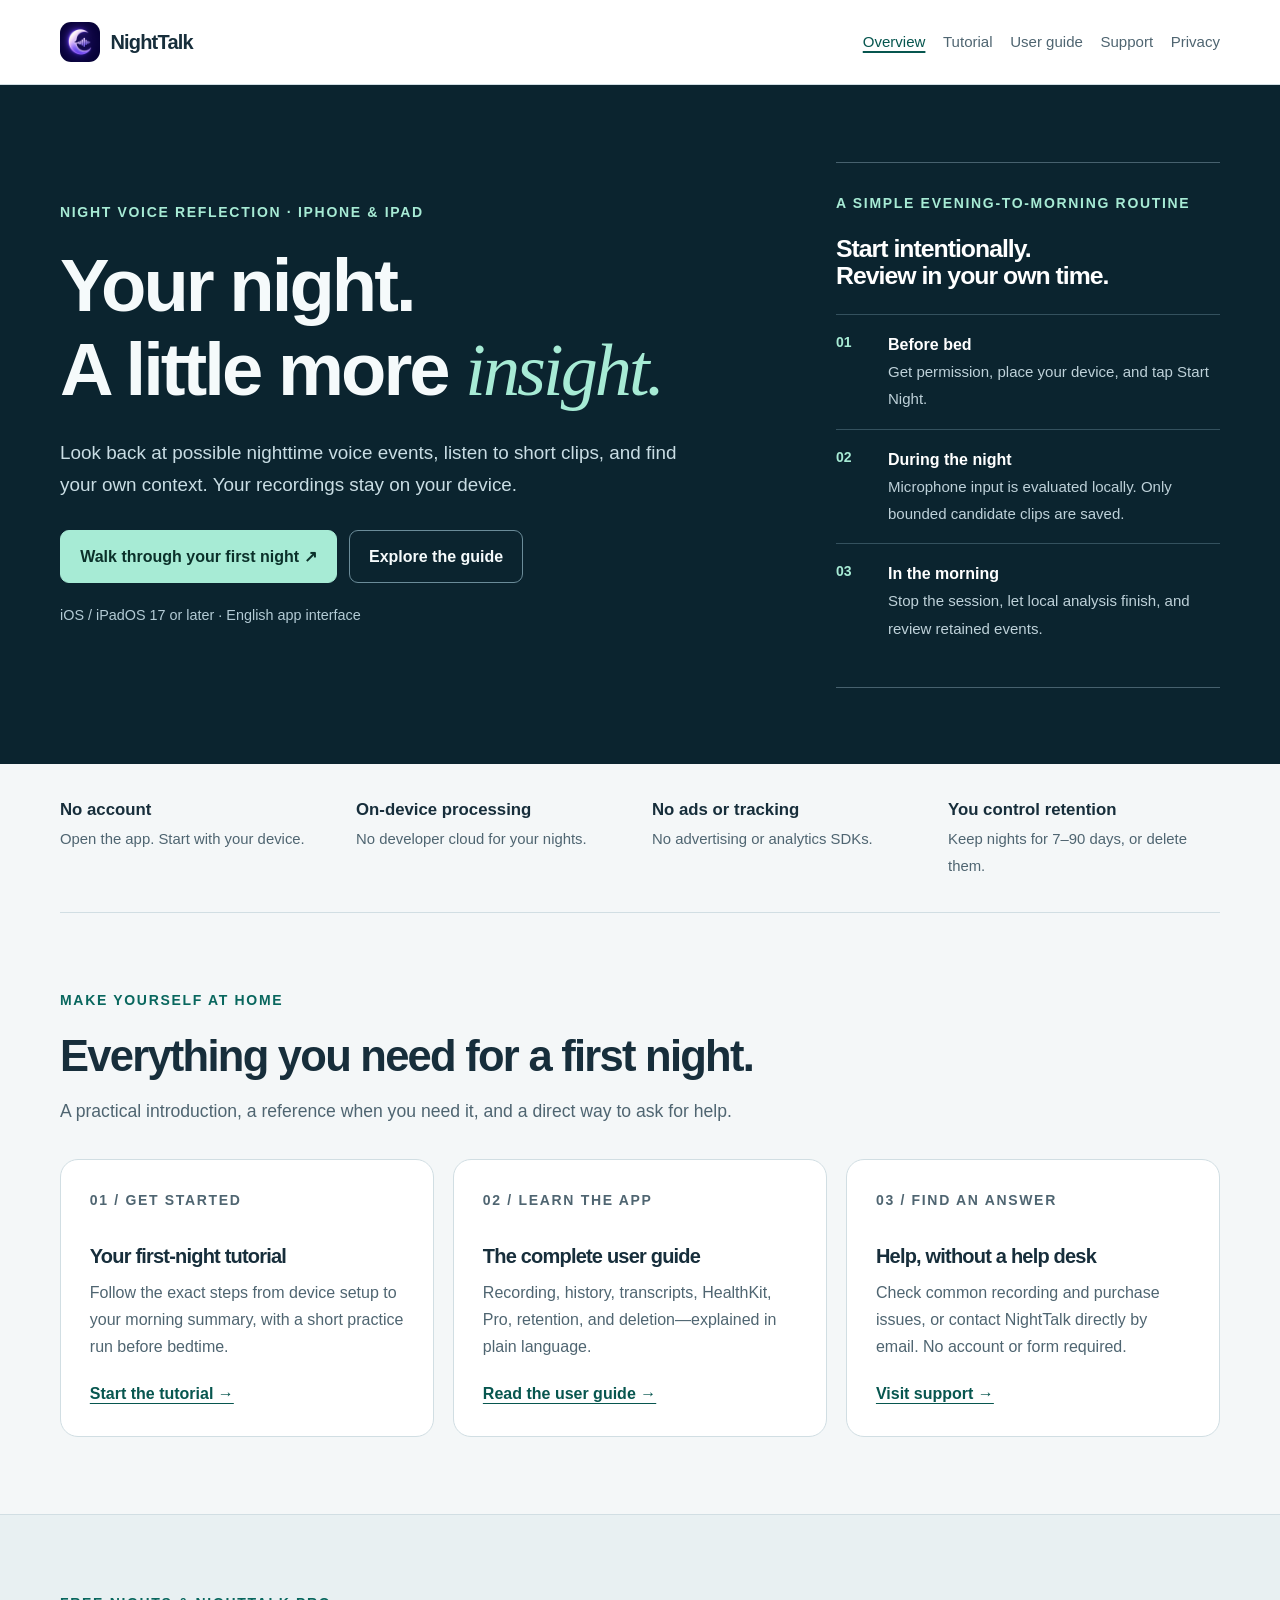
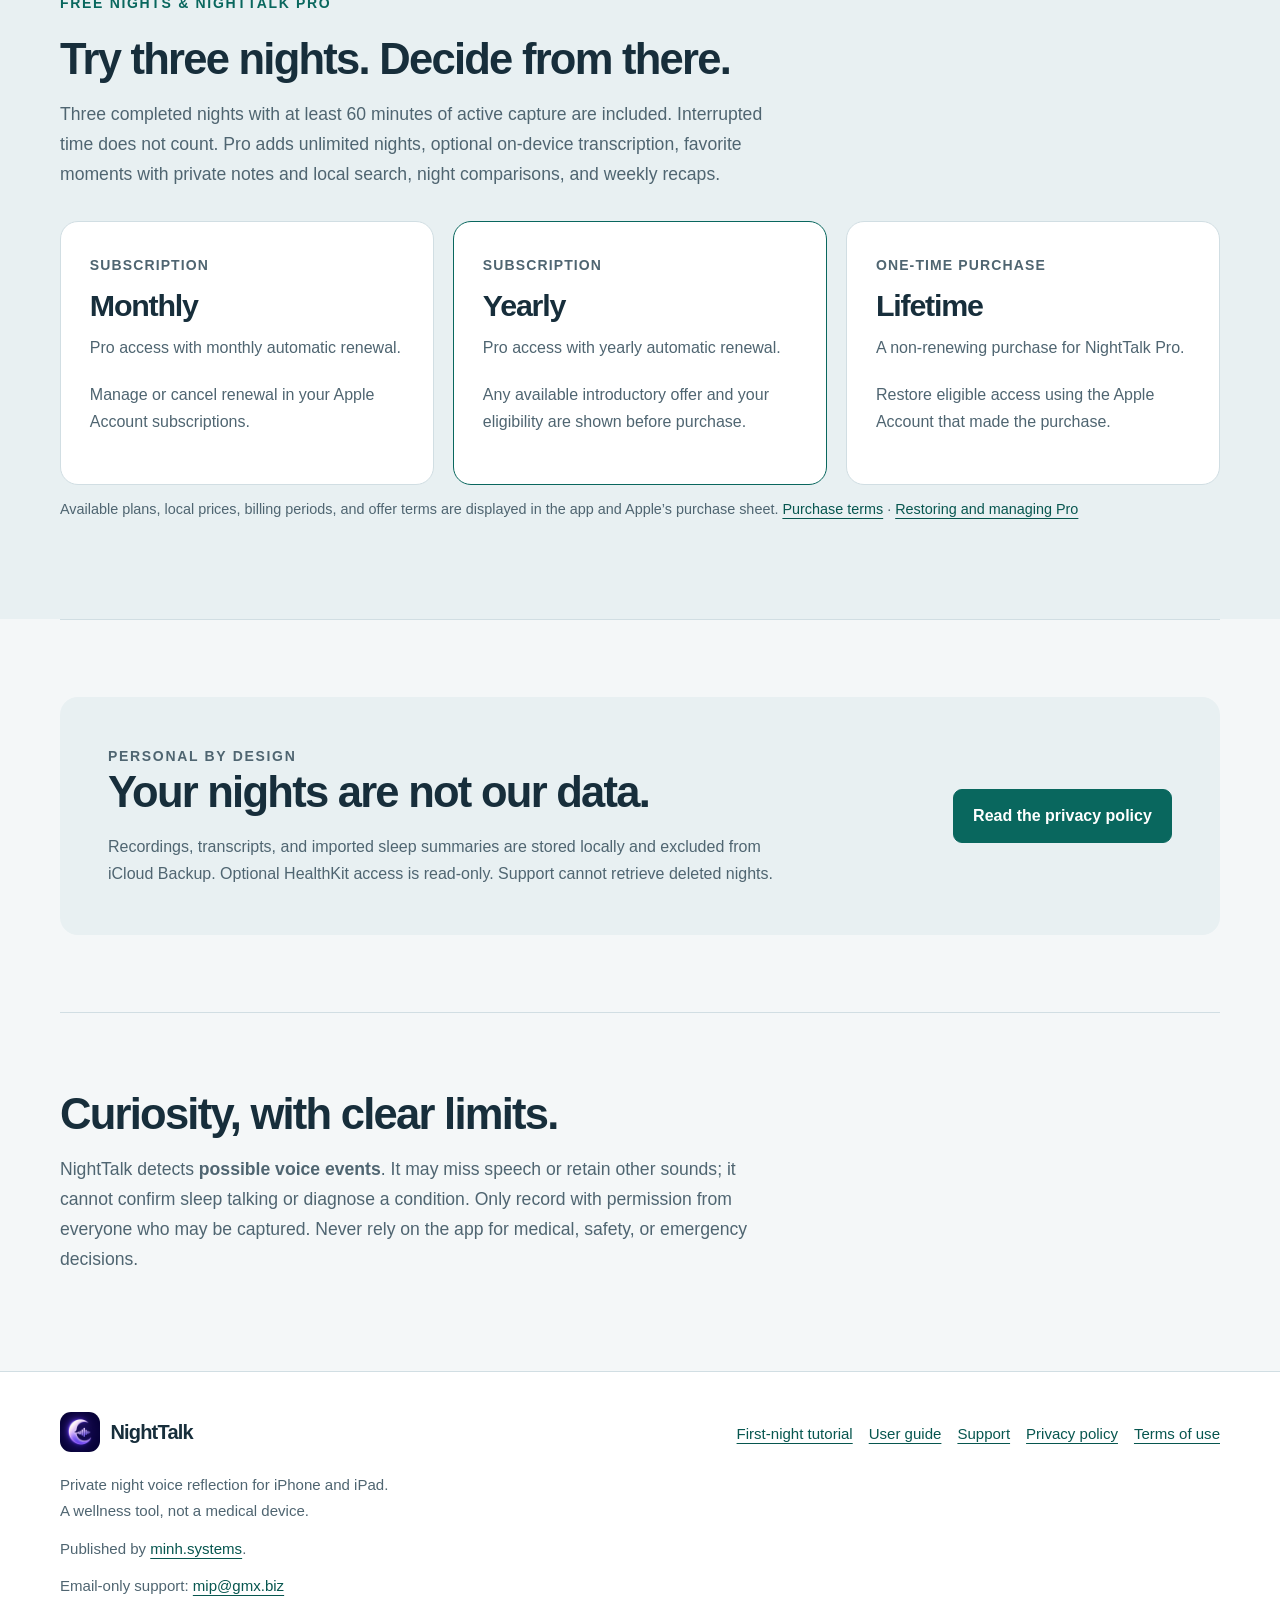
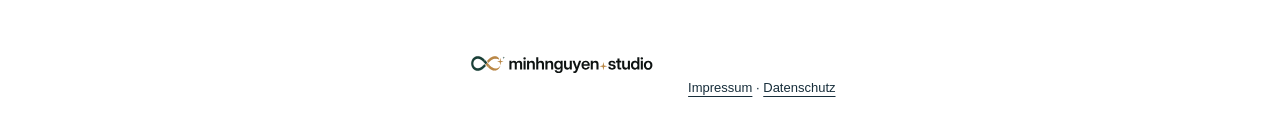
<file: index.html>
<!doctype html>
<html lang="en"><head><meta charset="utf-8"><meta name="viewport" content="width=device-width, initial-scale=1"><meta name="description" content="Meet NightTalk: private, on-device voice-event reflection. Learn to record a night, review possible events, and control your data."><meta name="color-scheme" content="light dark"><link rel="canonical" href="https://minh.systems/Nighttalk/"><link rel="icon" type="image/png" sizes="120x120" href="assets/favicon.png"><link rel="apple-touch-icon" sizes="180x180" href="assets/app-icon.png"><link rel="stylesheet" href="assets/styles.css"><title>A little more insight into your night — NightTalk</title></head>
<body><a class="skip-link" href="#main-content">Skip to content</a>
<header class="site-header"><nav class="nav shell" aria-label="Main navigation"><a class="brand" href="index.html" aria-label="NightTalk home"><img class="brand-icon" src="assets/app-icon.png" width="40" height="40" alt="">NightTalk</a><div class="nav-links"><a href="index.html" aria-current="page">Overview</a><a href="tutorial.html">Tutorial</a><a href="documentation.html">User guide</a><a href="support.html">Support</a><a href="privacy.html">Privacy</a></div></nav></header>
<main id="main-content">
<section class="hero"><div class="shell hero-grid"><div><p class="eyebrow">Night voice reflection · iPhone &amp; iPad</p><h1>Your night.<br>A little more <em>insight.</em></h1><p class="hero-copy">Look back at possible nighttime voice events, listen to short clips, and find your own context. Your recordings stay on your device.</p><div class="hero-actions"><a class="button" href="tutorial.html">Walk through your first night <span aria-hidden="true">&nbsp;↗</span></a><a class="button button-secondary" href="documentation.html">Explore the guide</a></div><p class="microcopy">iOS / iPadOS 17 or later · English app interface</p></div><aside class="night-note"><p class="eyebrow">A simple evening-to-morning routine</p><h2>Start intentionally.<br>Review in your own time.</h2><ol><li><div><strong>Before bed</strong><span>Get permission, place your device, and tap Start Night.</span></div></li><li><div><strong>During the night</strong><span>Microphone input is evaluated locally. Only bounded candidate clips are saved.</span></div></li><li><div><strong>In the morning</strong><span>Stop the session, let local analysis finish, and review retained events.</span></div></li></ol></aside></div></section>
<div class="shell facts" aria-label="Product facts"><div class="fact"><strong>No account</strong><span>Open the app. Start with your device.</span></div><div class="fact"><strong>On-device processing</strong><span>No developer cloud for your nights.</span></div><div class="fact"><strong>No ads or tracking</strong><span>No advertising or analytics SDKs.</span></div><div class="fact"><strong>You control retention</strong><span>Keep nights for 7–90 days, or delete them.</span></div></div>
<section class="section shell"><p class="eyebrow">Make yourself at home</p><h2>Everything you need for a first night.</h2><p class="section-intro">A practical introduction, a reference when you need it, and a direct way to ask for help.</p><div class="grid-3"><article class="card"><p class="eyebrow">01 / Get started</p><h3>Your first-night tutorial</h3><p>Follow the exact steps from device setup to your morning summary, with a short practice run before bedtime.</p><a href="tutorial.html">Start the tutorial →</a></article><article class="card"><p class="eyebrow">02 / Learn the app</p><h3>The complete user guide</h3><p>Recording, history, transcripts, HealthKit, Pro, retention, and deletion—explained in plain language.</p><a href="documentation.html">Read the user guide →</a></article><article class="card"><p class="eyebrow">03 / Find an answer</p><h3>Help, without a help desk</h3><p>Check common recording and purchase issues, or contact NightTalk directly by email. No account or form required.</p><a href="support.html">Visit support →</a></article></div></section>
<section class="section pricing" id="plans"><div class="shell"><p class="eyebrow">Free nights &amp; NightTalk Pro</p><h2>Try three nights. Decide from there.</h2><p class="section-intro">Three completed nights with at least 60 minutes of active capture are included. Interrupted time does not count. Pro adds unlimited nights, optional on-device transcription, favorite moments with private notes and local search, night comparisons, and weekly recaps.</p><div class="pricing-grid"><article class="price-card"><span class="price-label">Subscription</span><h3 class="price">Monthly</h3><p>Pro access with monthly automatic renewal.</p><p>Manage or cancel renewal in your Apple Account subscriptions.</p></article><article class="price-card featured"><span class="price-label">Subscription</span><h3 class="price">Yearly</h3><p>Pro access with yearly automatic renewal.</p><p>Any available introductory offer and your eligibility are shown before purchase.</p></article><article class="price-card"><span class="price-label">One-time purchase</span><h3 class="price">Lifetime</h3><p>A non-renewing purchase for NightTalk Pro.</p><p>Restore eligible access using the Apple Account that made the purchase.</p></article></div><p class="microcopy">Available plans, local prices, billing periods, and offer terms are displayed in the app and Apple’s purchase sheet. <a href="terms.html">Purchase terms</a> · <a href="documentation.html#purchases">Restoring and managing Pro</a></p></div></section>
<section class="section shell"><div class="callout"><div><p class="eyebrow">Personal by design</p><h2>Your nights are not our data.</h2><p>Recordings, transcripts, and imported sleep summaries are stored locally and excluded from iCloud Backup. Optional HealthKit access is read-only. Support cannot retrieve deleted nights.</p></div><a class="button" href="privacy.html">Read the privacy policy</a></div></section>
<section class="section shell"><h2>Curiosity, with clear limits.</h2><p class="section-intro">NightTalk detects <strong>possible voice events</strong>. It may miss speech or retain other sounds; it cannot confirm sleep talking or diagnose a condition. Only record with permission from everyone who may be captured. Never rely on the app for medical, safety, or emergency decisions.</p></section></main>
<footer class="site-footer"><div class="shell footer-grid"><div><a class="brand" href="index.html"><img class="brand-icon" src="assets/app-icon.png" width="40" height="40" alt="">NightTalk</a><p>Private night voice reflection for iPhone and iPad.<br>A wellness tool, not a medical device.</p><p>Published by <a href="https://minh.systems/">minh.systems</a>.</p><p>Email-only support: <a href="mailto:mip@gmx.biz">mip@gmx.biz</a></p></div><nav class="footer-links" aria-label="Footer navigation"><a href="tutorial.html">First-night tutorial</a><a href="documentation.html">User guide</a><a href="support.html">Support</a><a href="privacy.html">Privacy policy</a><a href="terms.html">Terms of use</a></nav></div><!-- Minh Nguyen Studios -->
<div class="minh-studio" style="clear:both;margin:20px auto 0;text-align:center;font-size:13px;line-height:1.6">
<a href="https://minh.systems/" aria-label="Minh Nguyen Studios" style="display:inline-block"><picture><source srcset="assets/brand/wortmarke_auf-dunkel.svg" media="(prefers-color-scheme: dark)"><img src="assets/brand/wortmarke_auf-hell.svg" alt="Minh Nguyen Studios" width="240" height="56" style="display:block;margin:10px auto 6px;width:240px;max-width:80%;height:auto;border:0"></picture></a>
<a href="https://minh.systems/impressum/" style="color:inherit">Impressum</a> · <a href="https://minh.systems/datenschutz/" style="color:inherit">Datenschutz</a>
</div>
</footer>
</body></html>
</file>
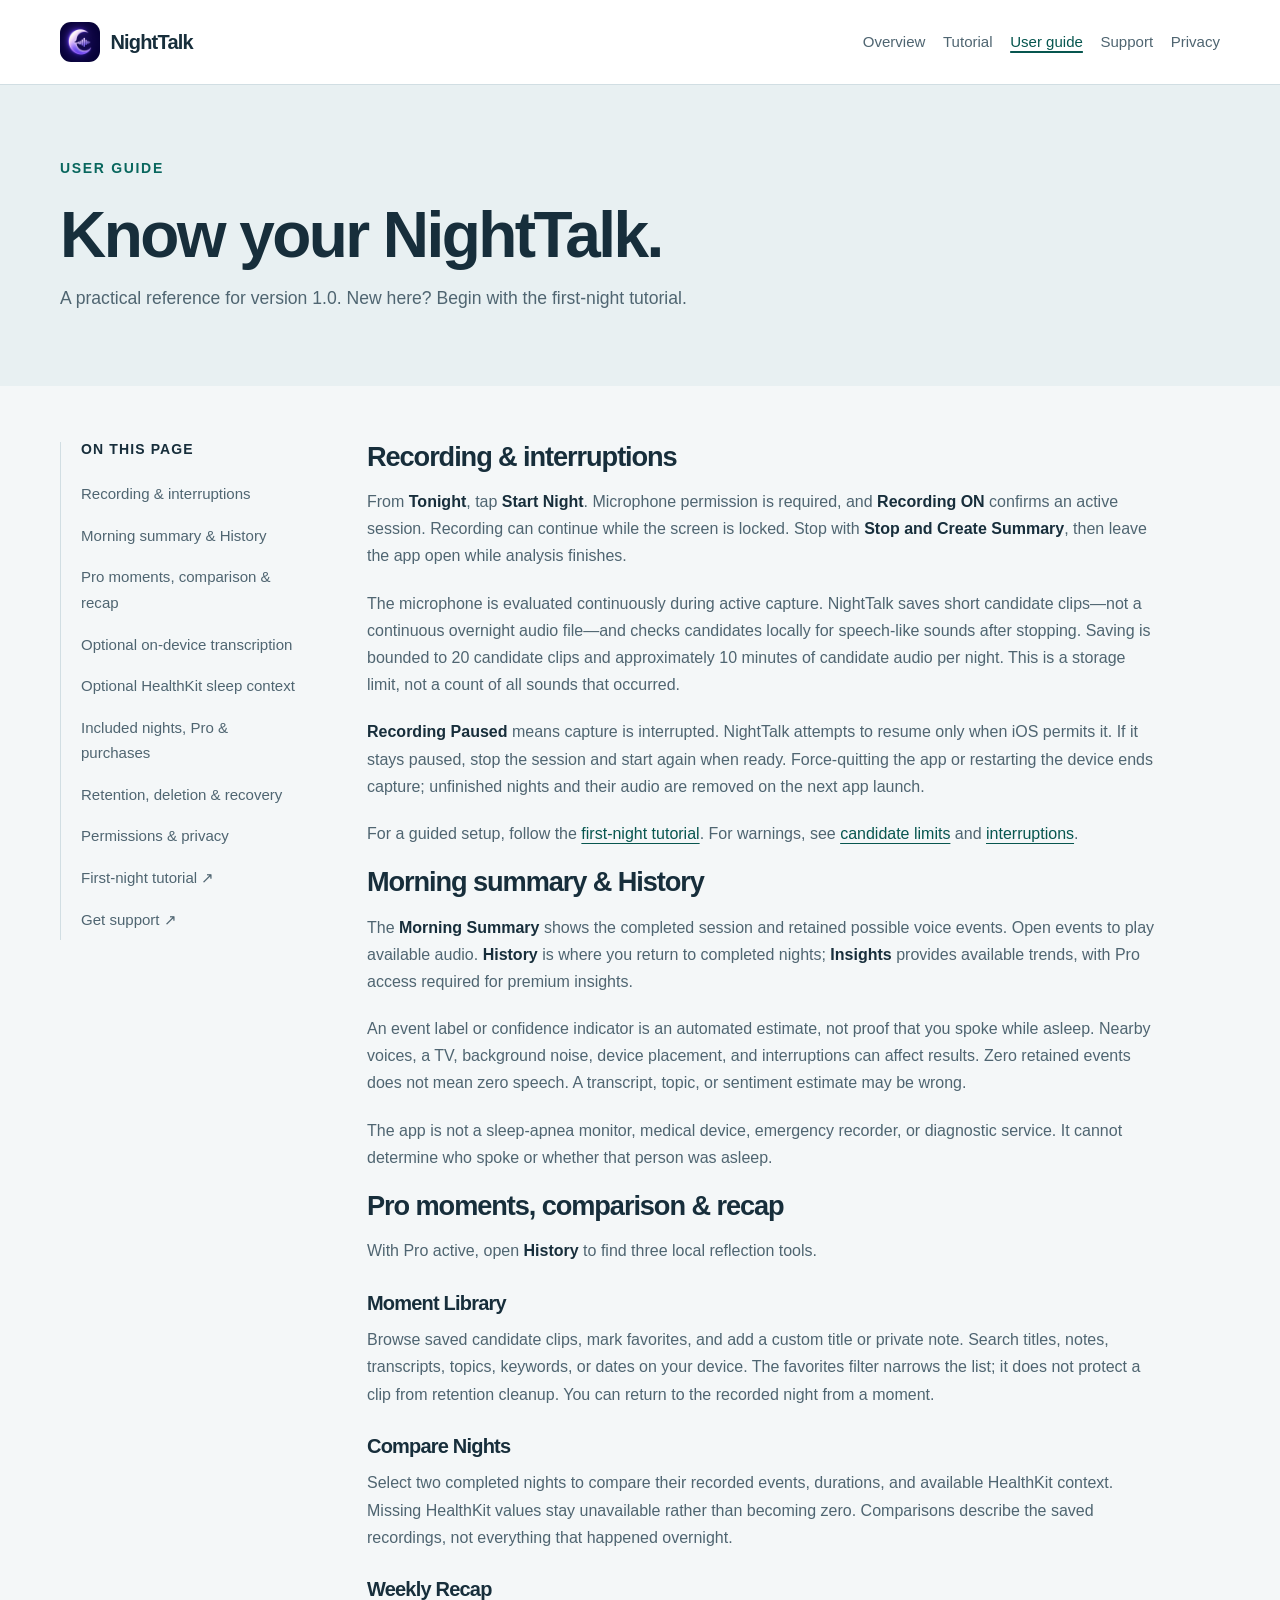
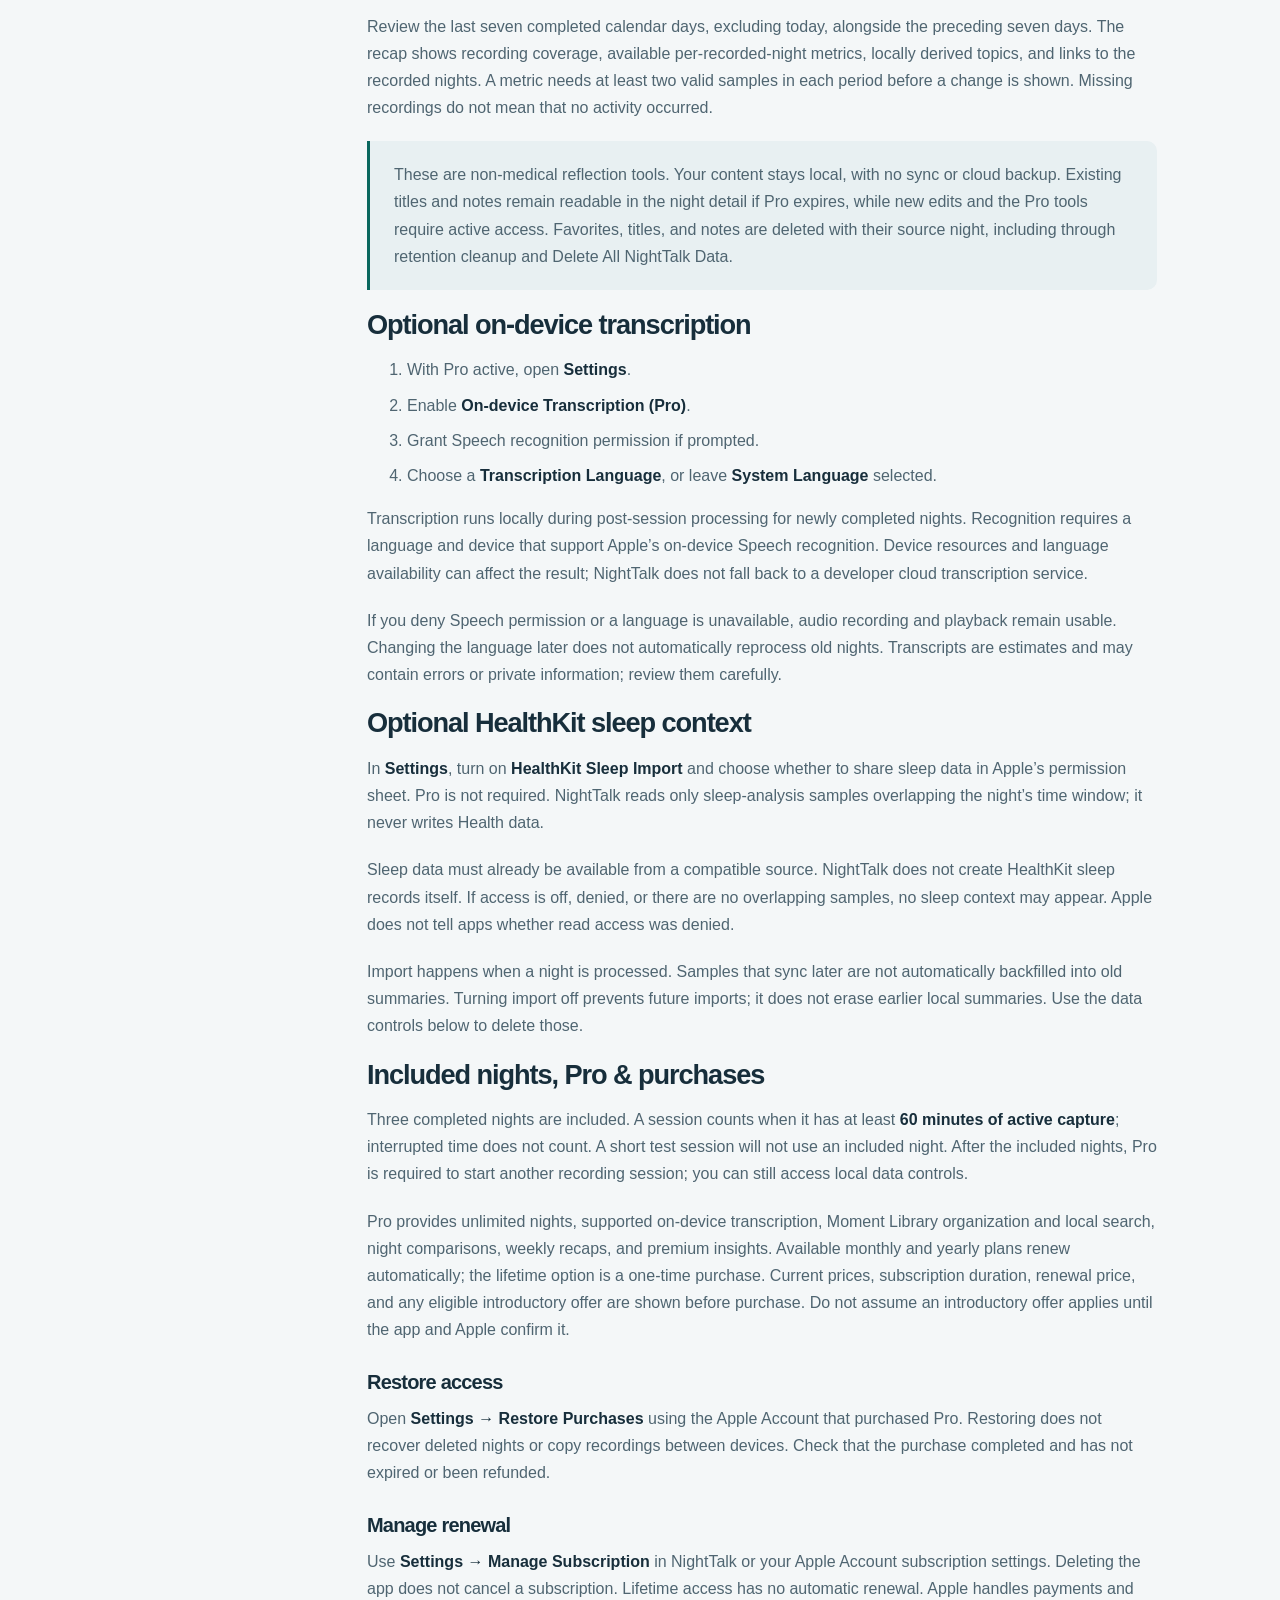
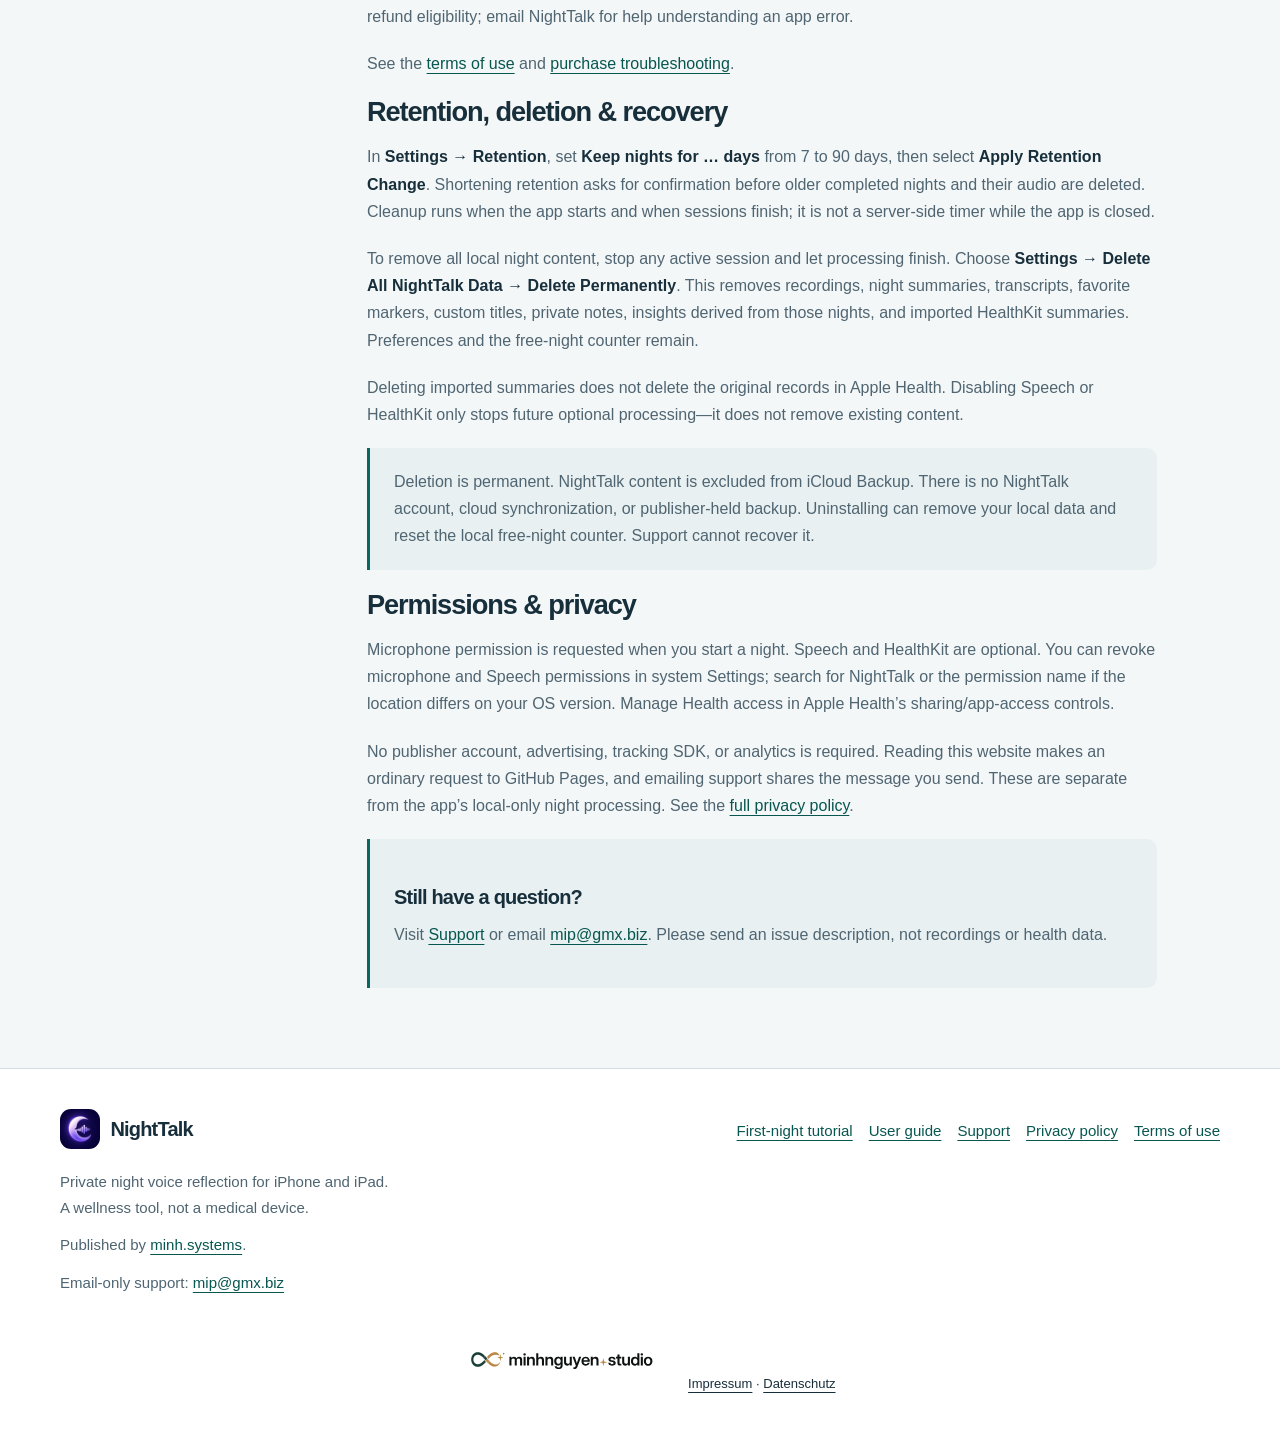
<file: documentation.html>
<!doctype html>
<html lang="en"><head><meta charset="utf-8"><meta name="viewport" content="width=device-width, initial-scale=1"><meta name="description" content="The NightTalk user manual: recording, History, transcription, HealthKit, Pro, permissions, data retention, and permanent deletion."><meta name="color-scheme" content="light dark"><link rel="canonical" href="https://minh.systems/Nighttalk/documentation.html"><link rel="icon" type="image/png" sizes="120x120" href="assets/favicon.png"><link rel="apple-touch-icon" sizes="180x180" href="assets/app-icon.png"><link rel="stylesheet" href="assets/styles.css"><title>User guide — NightTalk</title></head>
<body><a class="skip-link" href="#main-content">Skip to content</a>
<header class="site-header"><nav class="nav shell" aria-label="Main navigation"><a class="brand" href="index.html" aria-label="NightTalk home"><img class="brand-icon" src="assets/app-icon.png" width="40" height="40" alt="">NightTalk</a><div class="nav-links"><a href="index.html">Overview</a><a href="tutorial.html">Tutorial</a><a href="documentation.html" aria-current="page">User guide</a><a href="support.html">Support</a><a href="privacy.html">Privacy</a></div></nav></header>
<main id="main-content"><section class="legal-hero"><div class="shell"><p class="eyebrow">User guide</p><h1>Know your NightTalk.</h1><p>A practical reference for version 1.0. New here? Begin with the first-night tutorial.</p></div></section><div class="shell docs-layout"><nav class="toc" aria-label="Guide contents"><h2>On this page</h2><a href="#recording">Recording & interruptions</a><a href="#review">Morning summary & History</a><a href="#pro-tools">Pro moments, comparison &amp; recap</a><a href="#transcription">Optional on-device transcription</a><a href="#health">Optional HealthKit sleep context</a><a href="#purchases">Included nights, Pro & purchases</a><a href="#data">Retention, deletion & recovery</a><a href="#permissions">Permissions & privacy</a><a href="tutorial.html">First-night tutorial ↗</a><a href="support.html">Get support ↗</a></nav><article class="prose"><section id="recording"><h2>Recording & interruptions</h2><p>From <strong>Tonight</strong>, tap <strong>Start Night</strong>. Microphone permission is required, and <strong>Recording ON</strong> confirms an active session. Recording can continue while the screen is locked. Stop with <strong>Stop and Create Summary</strong>, then leave the app open while analysis finishes.</p><p>The microphone is evaluated continuously during active capture. NightTalk saves short candidate clips—not a continuous overnight audio file—and checks candidates locally for speech-like sounds after stopping. Saving is bounded to 20 candidate clips and approximately 10 minutes of candidate audio per night. This is a storage limit, not a count of all sounds that occurred.</p><p><strong>Recording Paused</strong> means capture is interrupted. NightTalk attempts to resume only when iOS permits it. If it stays paused, stop the session and start again when ready. Force-quitting the app or restarting the device ends capture; unfinished nights and their audio are removed on the next app launch.</p><p>For a guided setup, follow the <a href="tutorial.html">first-night tutorial</a>. For warnings, see <a href="support.html#capture-limit">candidate limits</a> and <a href="support.html#interruptions">interruptions</a>.</p></section><section id="review"><h2>Morning summary & History</h2><p>The <strong>Morning Summary</strong> shows the completed session and retained possible voice events. Open events to play available audio. <strong>History</strong> is where you return to completed nights; <strong>Insights</strong> provides available trends, with Pro access required for premium insights.</p><p>An event label or confidence indicator is an automated estimate, not proof that you spoke while asleep. Nearby voices, a TV, background noise, device placement, and interruptions can affect results. Zero retained events does not mean zero speech. A transcript, topic, or sentiment estimate may be wrong.</p><p>The app is not a sleep-apnea monitor, medical device, emergency recorder, or diagnostic service. It cannot determine who spoke or whether that person was asleep.</p></section><section id="pro-tools"><h2>Pro moments, comparison &amp; recap</h2><p>With Pro active, open <strong>History</strong> to find three local reflection tools.</p><h3>Moment Library</h3><p>Browse saved candidate clips, mark favorites, and add a custom title or private note. Search titles, notes, transcripts, topics, keywords, or dates on your device. The favorites filter narrows the list; it does not protect a clip from retention cleanup. You can return to the recorded night from a moment.</p><h3>Compare Nights</h3><p>Select two completed nights to compare their recorded events, durations, and available HealthKit context. Missing HealthKit values stay unavailable rather than becoming zero. Comparisons describe the saved recordings, not everything that happened overnight.</p><h3>Weekly Recap</h3><p>Review the last seven completed calendar days, excluding today, alongside the preceding seven days. The recap shows recording coverage, available per-recorded-night metrics, locally derived topics, and links to the recorded nights. A metric needs at least two valid samples in each period before a change is shown. Missing recordings do not mean that no activity occurred.</p><p class="notice">These are non-medical reflection tools. Your content stays local, with no sync or cloud backup. Existing titles and notes remain readable in the night detail if Pro expires, while new edits and the Pro tools require active access. Favorites, titles, and notes are deleted with their source night, including through retention cleanup and Delete All NightTalk Data.</p></section><section id="transcription"><h2>Optional on-device transcription</h2><ol><li>With Pro active, open <strong>Settings</strong>.</li><li>Enable <strong>On-device Transcription (Pro)</strong>.</li><li>Grant Speech recognition permission if prompted.</li><li>Choose a <strong>Transcription Language</strong>, or leave <strong>System Language</strong> selected.</li></ol><p>Transcription runs locally during post-session processing for newly completed nights. Recognition requires a language and device that support Apple’s on-device Speech recognition. Device resources and language availability can affect the result; NightTalk does not fall back to a developer cloud transcription service.</p><p>If you deny Speech permission or a language is unavailable, audio recording and playback remain usable. Changing the language later does not automatically reprocess old nights. Transcripts are estimates and may contain errors or private information; review them carefully.</p></section><section id="health"><h2>Optional HealthKit sleep context</h2><p>In <strong>Settings</strong>, turn on <strong>HealthKit Sleep Import</strong> and choose whether to share sleep data in Apple’s permission sheet. Pro is not required. NightTalk reads only sleep-analysis samples overlapping the night’s time window; it never writes Health data.</p><p>Sleep data must already be available from a compatible source. NightTalk does not create HealthKit sleep records itself. If access is off, denied, or there are no overlapping samples, no sleep context may appear. Apple does not tell apps whether read access was denied.</p><p>Import happens when a night is processed. Samples that sync later are not automatically backfilled into old summaries. Turning import off prevents future imports; it does not erase earlier local summaries. Use the data controls below to delete those.</p></section><section id="purchases"><h2>Included nights, Pro & purchases</h2><p>Three completed nights are included. A session counts when it has at least <strong>60 minutes of active capture</strong>; interrupted time does not count. A short test session will not use an included night. After the included nights, Pro is required to start another recording session; you can still access local data controls.</p><p>Pro provides unlimited nights, supported on-device transcription, Moment Library organization and local search, night comparisons, weekly recaps, and premium insights. Available monthly and yearly plans renew automatically; the lifetime option is a one-time purchase. Current prices, subscription duration, renewal price, and any eligible introductory offer are shown before purchase. Do not assume an introductory offer applies until the app and Apple confirm it.</p><h3>Restore access</h3><p>Open <strong>Settings → Restore Purchases</strong> using the Apple Account that purchased Pro. Restoring does not recover deleted nights or copy recordings between devices. Check that the purchase completed and has not expired or been refunded.</p><h3>Manage renewal</h3><p>Use <strong>Settings → Manage Subscription</strong> in NightTalk or your Apple Account subscription settings. Deleting the app does not cancel a subscription. Lifetime access has no automatic renewal. Apple handles payments and refund eligibility; email NightTalk for help understanding an app error.</p><p>See the <a href="terms.html">terms of use</a> and <a href="support.html#purchases">purchase troubleshooting</a>.</p></section><section id="data"><h2>Retention, deletion & recovery</h2><p>In <strong>Settings → Retention</strong>, set <strong>Keep nights for … days</strong> from 7 to 90 days, then select <strong>Apply Retention Change</strong>. Shortening retention asks for confirmation before older completed nights and their audio are deleted. Cleanup runs when the app starts and when sessions finish; it is not a server-side timer while the app is closed.</p><p>To remove all local night content, stop any active session and let processing finish. Choose <strong>Settings → Delete All NightTalk Data → Delete Permanently</strong>. This removes recordings, night summaries, transcripts, favorite markers, custom titles, private notes, insights derived from those nights, and imported HealthKit summaries. Preferences and the free-night counter remain.</p><p>Deleting imported summaries does not delete the original records in Apple Health. Disabling Speech or HealthKit only stops future optional processing—it does not remove existing content.</p><p class="notice">Deletion is permanent. NightTalk content is excluded from iCloud Backup. There is no NightTalk account, cloud synchronization, or publisher-held backup. Uninstalling can remove your local data and reset the local free-night counter. Support cannot recover it.</p></section><section id="permissions"><h2>Permissions & privacy</h2><p>Microphone permission is requested when you start a night. Speech and HealthKit are optional. You can revoke microphone and Speech permissions in system Settings; search for NightTalk or the permission name if the location differs on your OS version. Manage Health access in Apple Health’s sharing/app-access controls.</p><p>No publisher account, advertising, tracking SDK, or analytics is required. Reading this website makes an ordinary request to GitHub Pages, and emailing support shares the message you send. These are separate from the app’s local-only night processing. See the <a href="privacy.html">full privacy policy</a>.</p></section><div class="notice"><h3>Still have a question?</h3><p>Visit <a href="support.html">Support</a> or email <a href="mailto:mip@gmx.biz?subject=NightTalk%20Support">mip@gmx.biz</a>. Please send an issue description, not recordings or health data.</p></div></article></div></main>
<footer class="site-footer"><div class="shell footer-grid"><div><a class="brand" href="index.html"><img class="brand-icon" src="assets/app-icon.png" width="40" height="40" alt="">NightTalk</a><p>Private night voice reflection for iPhone and iPad.<br>A wellness tool, not a medical device.</p><p>Published by <a href="https://minh.systems/">minh.systems</a>.</p><p>Email-only support: <a href="mailto:mip@gmx.biz">mip@gmx.biz</a></p></div><nav class="footer-links" aria-label="Footer navigation"><a href="tutorial.html">First-night tutorial</a><a href="documentation.html">User guide</a><a href="support.html">Support</a><a href="privacy.html">Privacy policy</a><a href="terms.html">Terms of use</a></nav></div><!-- Minh Nguyen Studios -->
<div class="minh-studio" style="clear:both;margin:20px auto 0;text-align:center;font-size:13px;line-height:1.6">
<a href="https://minh.systems/" aria-label="Minh Nguyen Studios" style="display:inline-block"><picture><source srcset="assets/brand/wortmarke_auf-dunkel.svg" media="(prefers-color-scheme: dark)"><img src="assets/brand/wortmarke_auf-hell.svg" alt="Minh Nguyen Studios" width="240" height="56" style="display:block;margin:10px auto 6px;width:240px;max-width:80%;height:auto;border:0"></picture></a>
<a href="https://minh.systems/impressum/" style="color:inherit">Impressum</a> · <a href="https://minh.systems/datenschutz/" style="color:inherit">Datenschutz</a>
</div>
</footer>
</body></html>
</file>
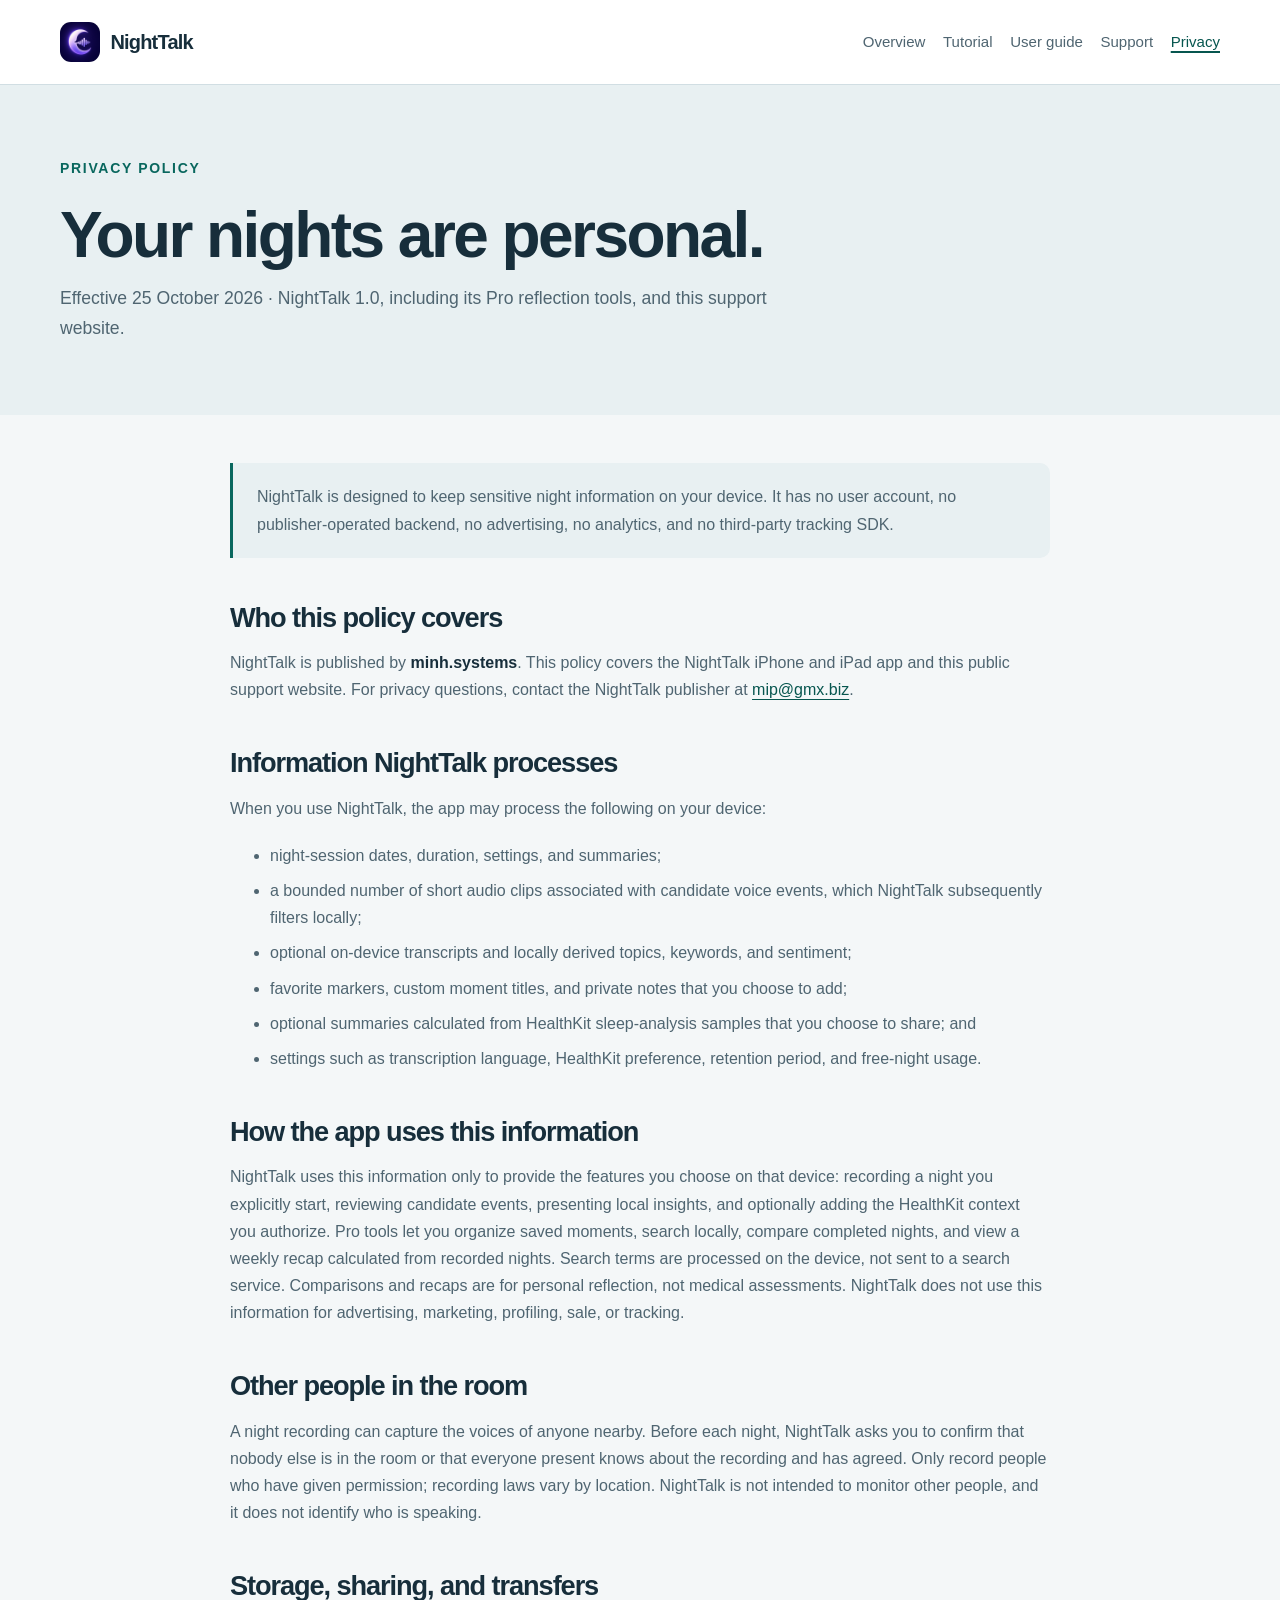
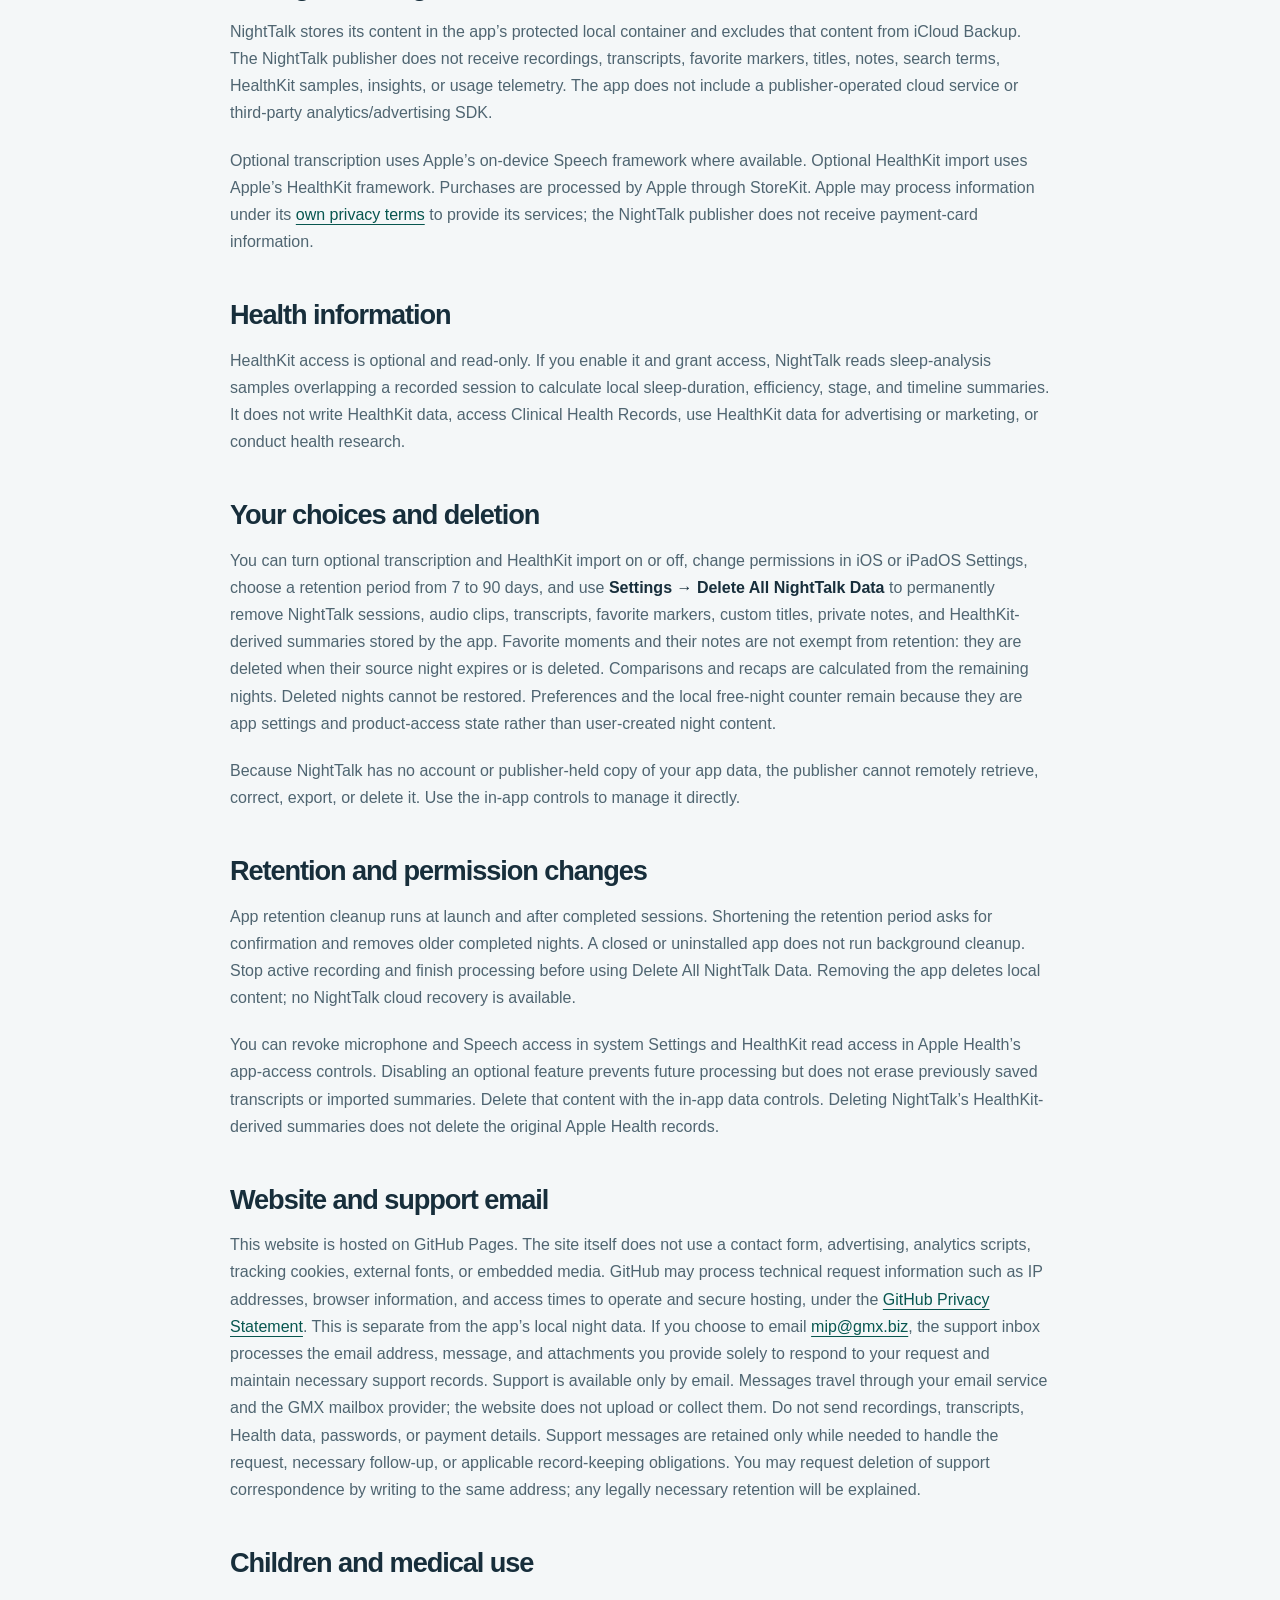
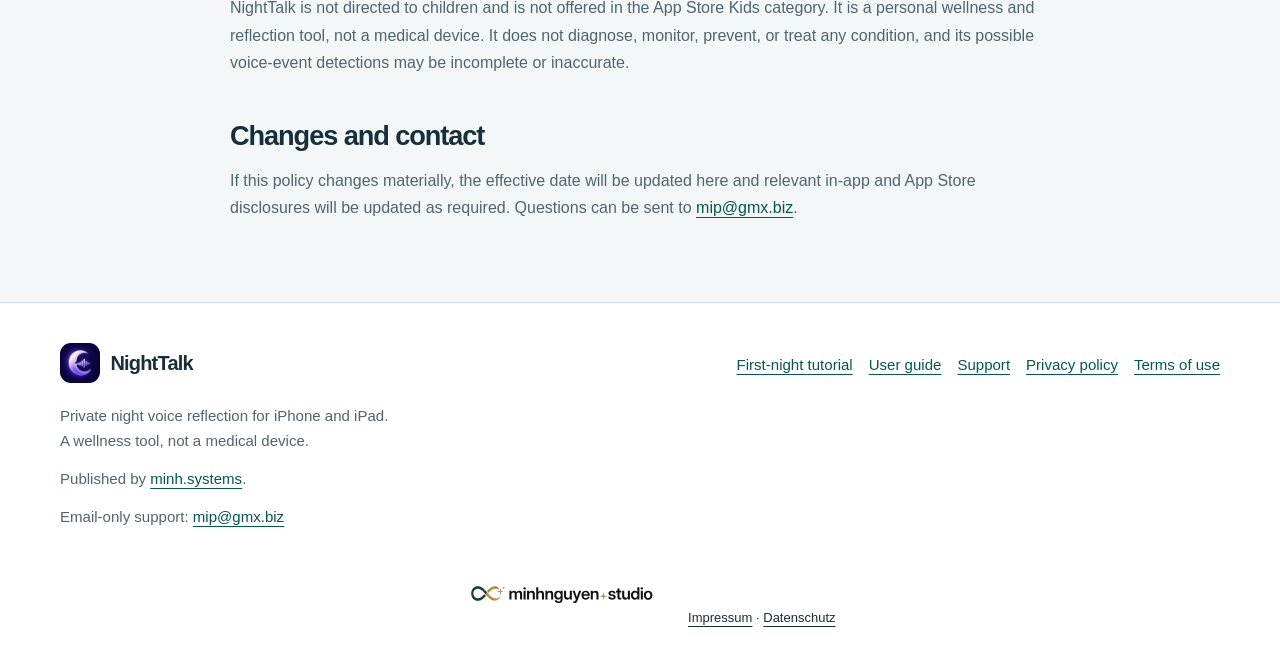
<file: privacy.html>
<!doctype html>
<html lang="en"><head><meta charset="utf-8"><meta name="viewport" content="width=device-width, initial-scale=1"><meta name="description" content="NightTalk privacy: local recordings, optional Speech and HealthKit, retention, deletion, website hosting, and email-only support."><meta name="color-scheme" content="light dark"><link rel="canonical" href="https://minh.systems/Nighttalk/privacy.html"><link rel="icon" type="image/png" sizes="120x120" href="assets/favicon.png"><link rel="apple-touch-icon" sizes="180x180" href="assets/app-icon.png"><link rel="stylesheet" href="assets/styles.css"><title>Privacy policy — NightTalk</title></head>
<body><a class="skip-link" href="#main-content">Skip to content</a>
<header class="site-header"><nav class="nav shell" aria-label="Main navigation"><a class="brand" href="index.html" aria-label="NightTalk home"><img class="brand-icon" src="assets/app-icon.png" width="40" height="40" alt="">NightTalk</a><div class="nav-links"><a href="index.html">Overview</a><a href="tutorial.html">Tutorial</a><a href="documentation.html">User guide</a><a href="support.html">Support</a><a href="privacy.html" aria-current="page">Privacy</a></div></nav></header>
<main id="main-content"><section class="legal-hero"><div class="shell"><p class="eyebrow">Privacy policy</p><h1>Your nights are personal.</h1><p>Effective 25 October 2026 · NightTalk 1.0, including its Pro reflection tools, and this support website.</p></div></section><article class="prose">
      <p class="notice">NightTalk is designed to keep sensitive night information on your device. It has no user account, no publisher-operated backend, no advertising, no analytics, and no third-party tracking SDK.</p>
      <h2>Who this policy covers</h2><p>NightTalk is published by <strong>minh.systems</strong>. This policy covers the NightTalk iPhone and iPad app and this public support website. For privacy questions, contact the NightTalk publisher at <a href="mailto:mip@gmx.biz">mip@gmx.biz</a>.</p>
      <h2>Information NightTalk processes</h2><p>When you use NightTalk, the app may process the following on your device:</p><ul><li>night-session dates, duration, settings, and summaries;</li><li>a bounded number of short audio clips associated with candidate voice events, which NightTalk subsequently filters locally;</li><li>optional on-device transcripts and locally derived topics, keywords, and sentiment;</li><li>favorite markers, custom moment titles, and private notes that you choose to add;</li><li>optional summaries calculated from HealthKit sleep-analysis samples that you choose to share; and</li><li>settings such as transcription language, HealthKit preference, retention period, and free-night usage.</li></ul>
      <h2>How the app uses this information</h2><p>NightTalk uses this information only to provide the features you choose on that device: recording a night you explicitly start, reviewing candidate events, presenting local insights, and optionally adding the HealthKit context you authorize. Pro tools let you organize saved moments, search locally, compare completed nights, and view a weekly recap calculated from recorded nights. Search terms are processed on the device, not sent to a search service. Comparisons and recaps are for personal reflection, not medical assessments. NightTalk does not use this information for advertising, marketing, profiling, sale, or tracking.</p>
      <h2>Other people in the room</h2><p>A night recording can capture the voices of anyone nearby. Before each night, NightTalk asks you to confirm that nobody else is in the room or that everyone present knows about the recording and has agreed. Only record people who have given permission; recording laws vary by location. NightTalk is not intended to monitor other people, and it does not identify who is speaking.</p>
      <h2>Storage, sharing, and transfers</h2><p>NightTalk stores its content in the app’s protected local container and excludes that content from iCloud Backup. The NightTalk publisher does not receive recordings, transcripts, favorite markers, titles, notes, search terms, HealthKit samples, insights, or usage telemetry. The app does not include a publisher-operated cloud service or third-party analytics/advertising SDK.</p><p>Optional transcription uses Apple’s on-device Speech framework where available. Optional HealthKit import uses Apple’s HealthKit framework. Purchases are processed by Apple through StoreKit. Apple may process information under its <a href="https://www.apple.com/legal/privacy/">own privacy terms</a> to provide its services; the NightTalk publisher does not receive payment-card information.</p>
      <h2>Health information</h2><p>HealthKit access is optional and read-only. If you enable it and grant access, NightTalk reads sleep-analysis samples overlapping a recorded session to calculate local sleep-duration, efficiency, stage, and timeline summaries. It does not write HealthKit data, access Clinical Health Records, use HealthKit data for advertising or marketing, or conduct health research.</p>
      <h2>Your choices and deletion</h2><p>You can turn optional transcription and HealthKit import on or off, change permissions in iOS or iPadOS Settings, choose a retention period from 7 to 90 days, and use <strong>Settings → Delete All NightTalk Data</strong> to permanently remove NightTalk sessions, audio clips, transcripts, favorite markers, custom titles, private notes, and HealthKit-derived summaries stored by the app. Favorite moments and their notes are not exempt from retention: they are deleted when their source night expires or is deleted. Comparisons and recaps are calculated from the remaining nights. Deleted nights cannot be restored. Preferences and the local free-night counter remain because they are app settings and product-access state rather than user-created night content.</p><p>Because NightTalk has no account or publisher-held copy of your app data, the publisher cannot remotely retrieve, correct, export, or delete it. Use the in-app controls to manage it directly.</p>
      <h2>Retention and permission changes</h2><p>App retention cleanup runs at launch and after completed sessions. Shortening the retention period asks for confirmation and removes older completed nights. A closed or uninstalled app does not run background cleanup. Stop active recording and finish processing before using Delete All NightTalk Data. Removing the app deletes local content; no NightTalk cloud recovery is available.</p><p>You can revoke microphone and Speech access in system Settings and HealthKit read access in Apple Health’s app-access controls. Disabling an optional feature prevents future processing but does not erase previously saved transcripts or imported summaries. Delete that content with the in-app data controls. Deleting NightTalk’s HealthKit-derived summaries does not delete the original Apple Health records.</p><h2>Website and support email</h2><p>This website is hosted on GitHub Pages. The site itself does not use a contact form, advertising, analytics scripts, tracking cookies, external fonts, or embedded media. GitHub may process technical request information such as IP addresses, browser information, and access times to operate and secure hosting, under the <a href="https://docs.github.com/en/site-policy/privacy-policies/github-general-privacy-statement">GitHub Privacy Statement</a>. This is separate from the app’s local night data. If you choose to email <a href="mailto:mip@gmx.biz">mip@gmx.biz</a>, the support inbox processes the email address, message, and attachments you provide solely to respond to your request and maintain necessary support records. Support is available only by email. Messages travel through your email service and the GMX mailbox provider; the website does not upload or collect them. Do not send recordings, transcripts, Health data, passwords, or payment details. Support messages are retained only while needed to handle the request, necessary follow-up, or applicable record-keeping obligations. You may request deletion of support correspondence by writing to the same address; any legally necessary retention will be explained.</p>
      <h2>Children and medical use</h2><p>NightTalk is not directed to children and is not offered in the App Store Kids category. It is a personal wellness and reflection tool, not a medical device. It does not diagnose, monitor, prevent, or treat any condition, and its possible voice-event detections may be incomplete or inaccurate.</p>
      <h2>Changes and contact</h2><p>If this policy changes materially, the effective date will be updated here and relevant in-app and App Store disclosures will be updated as required. Questions can be sent to <a href="mailto:mip@gmx.biz">mip@gmx.biz</a>.</p>
    </article></main>
<footer class="site-footer"><div class="shell footer-grid"><div><a class="brand" href="index.html"><img class="brand-icon" src="assets/app-icon.png" width="40" height="40" alt="">NightTalk</a><p>Private night voice reflection for iPhone and iPad.<br>A wellness tool, not a medical device.</p><p>Published by <a href="https://minh.systems/">minh.systems</a>.</p><p>Email-only support: <a href="mailto:mip@gmx.biz">mip@gmx.biz</a></p></div><nav class="footer-links" aria-label="Footer navigation"><a href="tutorial.html">First-night tutorial</a><a href="documentation.html">User guide</a><a href="support.html">Support</a><a href="privacy.html">Privacy policy</a><a href="terms.html">Terms of use</a></nav></div><!-- Minh Nguyen Studios -->
<div class="minh-studio" style="clear:both;margin:20px auto 0;text-align:center;font-size:13px;line-height:1.6">
<a href="https://minh.systems/" aria-label="Minh Nguyen Studios" style="display:inline-block"><picture><source srcset="assets/brand/wortmarke_auf-dunkel.svg" media="(prefers-color-scheme: dark)"><img src="assets/brand/wortmarke_auf-hell.svg" alt="Minh Nguyen Studios" width="240" height="56" style="display:block;margin:10px auto 6px;width:240px;max-width:80%;height:auto;border:0"></picture></a>
<a href="https://minh.systems/impressum/" style="color:inherit">Impressum</a> · <a href="https://minh.systems/datenschutz/" style="color:inherit">Datenschutz</a>
</div>
</footer>
</body></html>
</file>
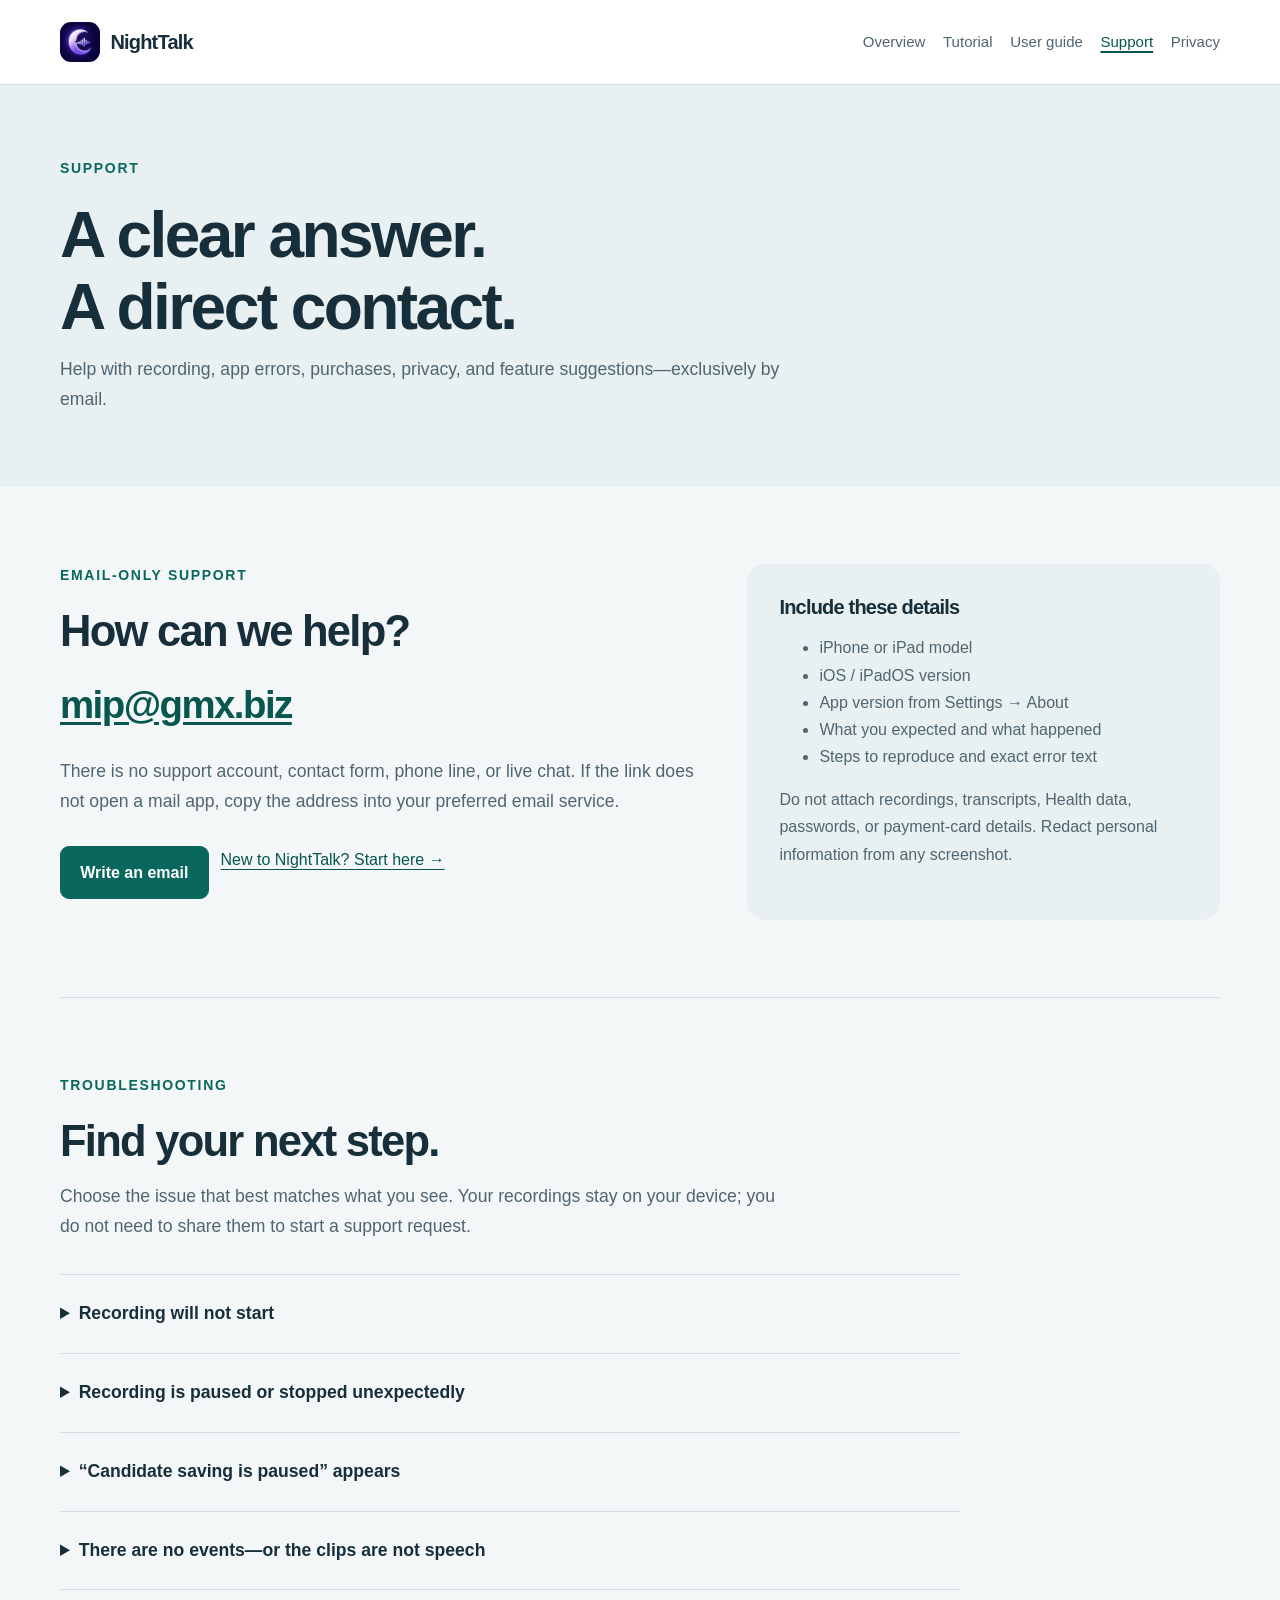
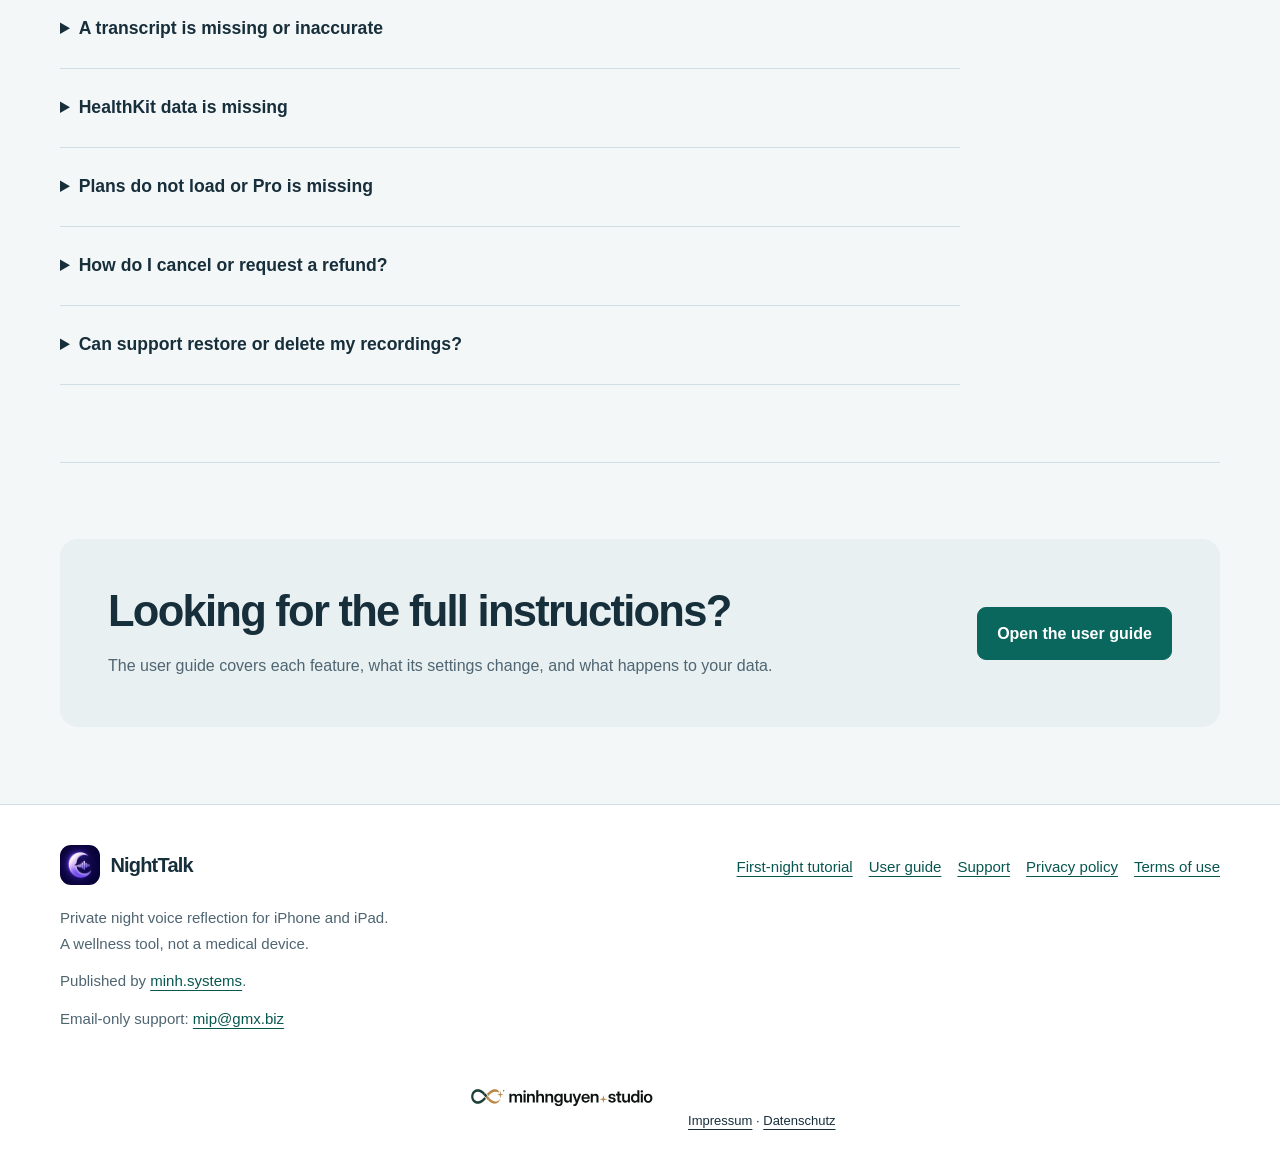
<file: support.html>
<!doctype html>
<html lang="en"><head><meta charset="utf-8"><meta name="viewport" content="width=device-width, initial-scale=1"><meta name="description" content="NightTalk support is available only by email at mip@gmx.biz. Find help with recording, permissions, purchases, HealthKit, and deletion."><meta name="color-scheme" content="light dark"><link rel="canonical" href="https://minh.systems/Nighttalk/support.html"><link rel="icon" type="image/png" sizes="120x120" href="assets/favicon.png"><link rel="apple-touch-icon" sizes="180x180" href="assets/app-icon.png"><link rel="stylesheet" href="assets/styles.css"><title>Support by email — NightTalk</title></head>
<body><a class="skip-link" href="#main-content">Skip to content</a>
<header class="site-header"><nav class="nav shell" aria-label="Main navigation"><a class="brand" href="index.html" aria-label="NightTalk home"><img class="brand-icon" src="assets/app-icon.png" width="40" height="40" alt="">NightTalk</a><div class="nav-links"><a href="index.html">Overview</a><a href="tutorial.html">Tutorial</a><a href="documentation.html">User guide</a><a href="support.html" aria-current="page">Support</a><a href="privacy.html">Privacy</a></div></nav></header>
<main id="main-content"><section class="legal-hero"><div class="shell"><p class="eyebrow">Support</p><h1>A clear answer. A direct contact.</h1><p>Help with recording, app errors, purchases, privacy, and feature suggestions—exclusively by email.</p></div></section><section class="section shell support-grid"><div><p class="eyebrow">Email-only support</p><h2>How can we help?</h2><p><a class="email-address" href="mailto:mip@gmx.biz?subject=NightTalk%20Support">mip@gmx.biz</a></p><p class="section-intro">There is no support account, contact form, phone line, or live chat. If the link does not open a mail app, copy the address into your preferred email service.</p><div class="hero-actions"><a class="button" href="mailto:mip@gmx.biz?subject=NightTalk%20Support">Write an email</a><a href="tutorial.html">New to NightTalk? Start here →</a></div></div><aside class="support-box"><h3>Include these details</h3><ul><li>iPhone or iPad model</li><li>iOS / iPadOS version</li><li>App version from Settings → About</li><li>What you expected and what happened</li><li>Steps to reproduce and exact error text</li></ul><p>Do not attach recordings, transcripts, Health data, passwords, or payment-card details. Redact personal information from any screenshot.</p></aside></section><section class="section shell"><p class="eyebrow">Troubleshooting</p><h2>Find your next step.</h2><p class="section-intro">Choose the issue that best matches what you see. Your recordings stay on your device; you do not need to share them to start a support request.</p><div class="faq"><details id="microphone"><summary>Recording will not start</summary><p>Check microphone permission for NightTalk in system Settings. If purchases are still being checked, wait and try again. If the free nights are used, restore eligible Pro access. Disconnect an unexpected Bluetooth audio route and try again. Do not reinstall as a first troubleshooting step: local nights can be lost.</p></details><details id="interruptions"><summary>Recording is paused or stopped unexpectedly</summary><p>Calls, another app’s audio session, or microphone-route changes may interrupt capture. Return to NightTalk and read its status. If it remains paused, use Stop and Create Summary, then start a new session when ready. Do not force-quit to finish a night: unfinished sessions are discarded on the next launch. <a href="documentation.html#recording">Recording guide</a>.</p></details><details id="capture-limit"><summary>“Candidate saving is paused” appears</summary><p>The night has reached its candidate-storage limit: 20 clips or approximately 10 minutes of candidate audio. New clips are no longer saved, even though the microphone session remains active. Stop to review saved events. Continuous background sound can use the limit early; reduce avoidable room noise before starting another session.</p></details><details id="no-events"><summary>There are no events—or the clips are not speech</summary><p>NightTalk detects candidates, then applies local speech-like filtering. It can miss quiet or distant speech and retain other sounds. Check microphone access, placement, interruptions, and the candidate-limit warning. Try the <a href="tutorial.html#practice">short practice session</a>. No events is not evidence that you did not speak during the night.</p></details><details id="transcription"><summary>A transcript is missing or inaccurate</summary><p>Confirm Pro is active, On-device Transcription (Pro) is on, and Speech recognition access is allowed. Select the language you expect and test a new session. On-device recognition may not be available for your device or language. Changing a setting does not automatically transcribe old nights. Recording and playback do not require transcription.</p></details><details id="health"><summary>HealthKit data is missing</summary><p>Check that HealthKit Sleep Import is enabled and that you chose to share sleep data. A source must have saved sleep samples overlapping the session before NightTalk processes it. Apple does not disclose read-denial status to apps; no results can mean no access or no data. Late-synced samples are not automatically imported into old nights.</p></details><details id="purchases"><summary>Plans do not load or Pro is missing</summary><p>Apple purchases need an internet connection. Use Try Again if the plan catalog fails to load. To recover access, choose Settings → Restore Purchases with the purchasing Apple Account. Pending approval, an expired subscription, or a refund can affect access. If the problem remains, email the displayed error text; never send card details or an Apple Account password.</p></details><details id="cancel"><summary>How do I cancel or request a refund?</summary><p>Use Manage Subscription in NightTalk Settings or your Apple Account subscription settings to manage renewal. Uninstalling does not cancel a subscription. For refunds, use Apple’s <a href="https://reportaproblem.apple.com/">Report a Problem</a> service; Apple determines eligibility. NightTalk support cannot cancel or refund an Apple purchase on your behalf.</p></details><details id="deletion"><summary>Can support restore or delete my recordings?</summary><p>Support has no remote access to your recordings and cannot recover deleted or uninstalled content. Stop recording and finish analysis, then use Settings → Delete All NightTalk Data to remove local night content. Restore Purchases restores eligible Pro access, not your nights. See <a href="documentation.html#data">retention and deletion</a>.</p></details></div></section><section class="section shell"><div class="callout"><div><h2>Looking for the full instructions?</h2><p>The user guide covers each feature, what its settings change, and what happens to your data.</p></div><a class="button" href="documentation.html">Open the user guide</a></div></section></main>
<footer class="site-footer"><div class="shell footer-grid"><div><a class="brand" href="index.html"><img class="brand-icon" src="assets/app-icon.png" width="40" height="40" alt="">NightTalk</a><p>Private night voice reflection for iPhone and iPad.<br>A wellness tool, not a medical device.</p><p>Published by <a href="https://minh.systems/">minh.systems</a>.</p><p>Email-only support: <a href="mailto:mip@gmx.biz">mip@gmx.biz</a></p></div><nav class="footer-links" aria-label="Footer navigation"><a href="tutorial.html">First-night tutorial</a><a href="documentation.html">User guide</a><a href="support.html">Support</a><a href="privacy.html">Privacy policy</a><a href="terms.html">Terms of use</a></nav></div><!-- Minh Nguyen Studios -->
<div class="minh-studio" style="clear:both;margin:20px auto 0;text-align:center;font-size:13px;line-height:1.6">
<a href="https://minh.systems/" aria-label="Minh Nguyen Studios" style="display:inline-block"><picture><source srcset="assets/brand/wortmarke_auf-dunkel.svg" media="(prefers-color-scheme: dark)"><img src="assets/brand/wortmarke_auf-hell.svg" alt="Minh Nguyen Studios" width="240" height="56" style="display:block;margin:10px auto 6px;width:240px;max-width:80%;height:auto;border:0"></picture></a>
<a href="https://minh.systems/impressum/" style="color:inherit">Impressum</a> · <a href="https://minh.systems/datenschutz/" style="color:inherit">Datenschutz</a>
</div>
</footer>
</body></html>
</file>
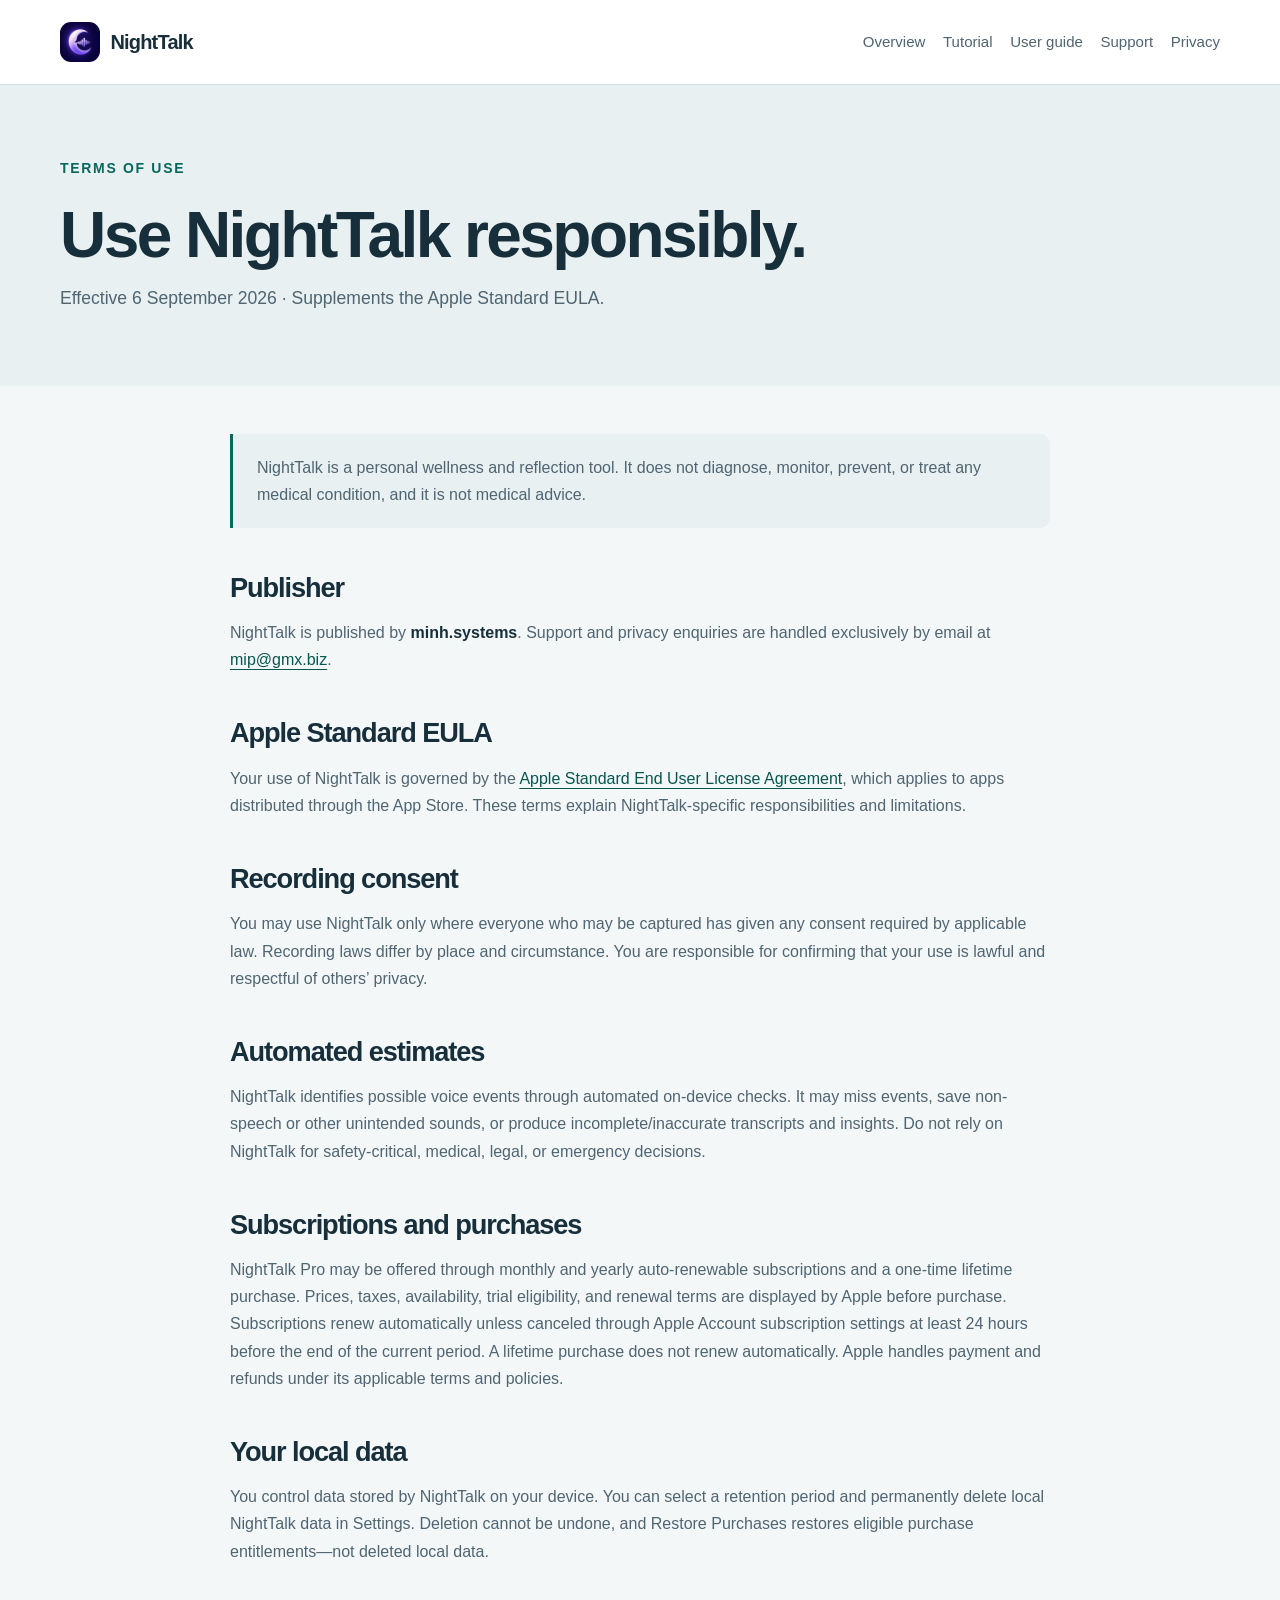
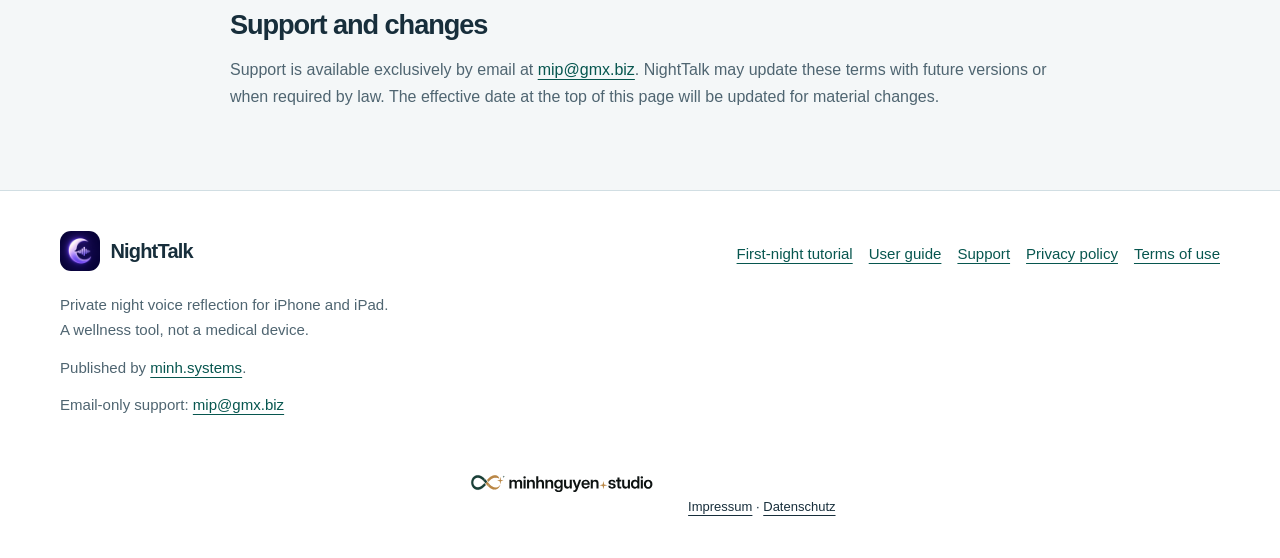
<file: terms.html>
<!doctype html>
<html lang="en"><head><meta charset="utf-8"><meta name="viewport" content="width=device-width, initial-scale=1"><meta name="description" content="NightTalk terms, Apple Standard EULA, recording consent, subscriptions, and local data."><meta name="color-scheme" content="light dark"><link rel="canonical" href="https://minh.systems/Nighttalk/terms.html"><link rel="icon" type="image/png" sizes="120x120" href="assets/favicon.png"><link rel="apple-touch-icon" sizes="180x180" href="assets/app-icon.png"><link rel="stylesheet" href="assets/styles.css"><title>Terms of use — NightTalk</title></head>
<body><a class="skip-link" href="#main-content">Skip to content</a>
<header class="site-header"><nav class="nav shell" aria-label="Main navigation"><a class="brand" href="index.html" aria-label="NightTalk home"><img class="brand-icon" src="assets/app-icon.png" width="40" height="40" alt="">NightTalk</a><div class="nav-links"><a href="index.html">Overview</a><a href="tutorial.html">Tutorial</a><a href="documentation.html">User guide</a><a href="support.html">Support</a><a href="privacy.html">Privacy</a></div></nav></header>
<main id="main-content"><section class="legal-hero"><div class="shell"><p class="eyebrow">Terms of use</p><h1>Use NightTalk responsibly.</h1><p>Effective 6 September 2026 · Supplements the Apple Standard EULA.</p></div></section><article class="prose"><p class="notice">NightTalk is a personal wellness and reflection tool. It does not diagnose, monitor, prevent, or treat any medical condition, and it is not medical advice.</p>
      <h2>Publisher</h2><p>NightTalk is published by <strong>minh.systems</strong>. Support and privacy enquiries are handled exclusively by email at <a href="mailto:mip@gmx.biz">mip@gmx.biz</a>.</p><h2>Apple Standard EULA</h2><p>Your use of NightTalk is governed by the <a href="https://www.apple.com/legal/internet-services/itunes/dev/stdeula/">Apple Standard End User License Agreement</a>, which applies to apps distributed through the App Store. These terms explain NightTalk-specific responsibilities and limitations.</p>
      <h2>Recording consent</h2><p>You may use NightTalk only where everyone who may be captured has given any consent required by applicable law. Recording laws differ by place and circumstance. You are responsible for confirming that your use is lawful and respectful of others’ privacy.</p>
      <h2>Automated estimates</h2><p>NightTalk identifies possible voice events through automated on-device checks. It may miss events, save non-speech or other unintended sounds, or produce incomplete/inaccurate transcripts and insights. Do not rely on NightTalk for safety-critical, medical, legal, or emergency decisions.</p>
      <h2>Subscriptions and purchases</h2><p>NightTalk Pro may be offered through monthly and yearly auto-renewable subscriptions and a one-time lifetime purchase. Prices, taxes, availability, trial eligibility, and renewal terms are displayed by Apple before purchase. Subscriptions renew automatically unless canceled through Apple Account subscription settings at least 24 hours before the end of the current period. A lifetime purchase does not renew automatically. Apple handles payment and refunds under its applicable terms and policies.</p>
      <h2>Your local data</h2><p>You control data stored by NightTalk on your device. You can select a retention period and permanently delete local NightTalk data in Settings. Deletion cannot be undone, and Restore Purchases restores eligible purchase entitlements—not deleted local data.</p>
      <h2>Support and changes</h2><p>Support is available exclusively by email at <a href="mailto:mip@gmx.biz">mip@gmx.biz</a>. NightTalk may update these terms with future versions or when required by law. The effective date at the top of this page will be updated for material changes.</p>
    </article></main>
<footer class="site-footer"><div class="shell footer-grid"><div><a class="brand" href="index.html"><img class="brand-icon" src="assets/app-icon.png" width="40" height="40" alt="">NightTalk</a><p>Private night voice reflection for iPhone and iPad.<br>A wellness tool, not a medical device.</p><p>Published by <a href="https://minh.systems/">minh.systems</a>.</p><p>Email-only support: <a href="mailto:mip@gmx.biz">mip@gmx.biz</a></p></div><nav class="footer-links" aria-label="Footer navigation"><a href="tutorial.html">First-night tutorial</a><a href="documentation.html">User guide</a><a href="support.html">Support</a><a href="privacy.html">Privacy policy</a><a href="terms.html">Terms of use</a></nav></div><!-- Minh Nguyen Studios -->
<div class="minh-studio" style="clear:both;margin:20px auto 0;text-align:center;font-size:13px;line-height:1.6">
<a href="https://minh.systems/" aria-label="Minh Nguyen Studios" style="display:inline-block"><picture><source srcset="assets/brand/wortmarke_auf-dunkel.svg" media="(prefers-color-scheme: dark)"><img src="assets/brand/wortmarke_auf-hell.svg" alt="Minh Nguyen Studios" width="240" height="56" style="display:block;margin:10px auto 6px;width:240px;max-width:80%;height:auto;border:0"></picture></a>
<a href="https://minh.systems/impressum/" style="color:inherit">Impressum</a> · <a href="https://minh.systems/datenschutz/" style="color:inherit">Datenschutz</a>
</div>
</footer>
</body></html>
</file>
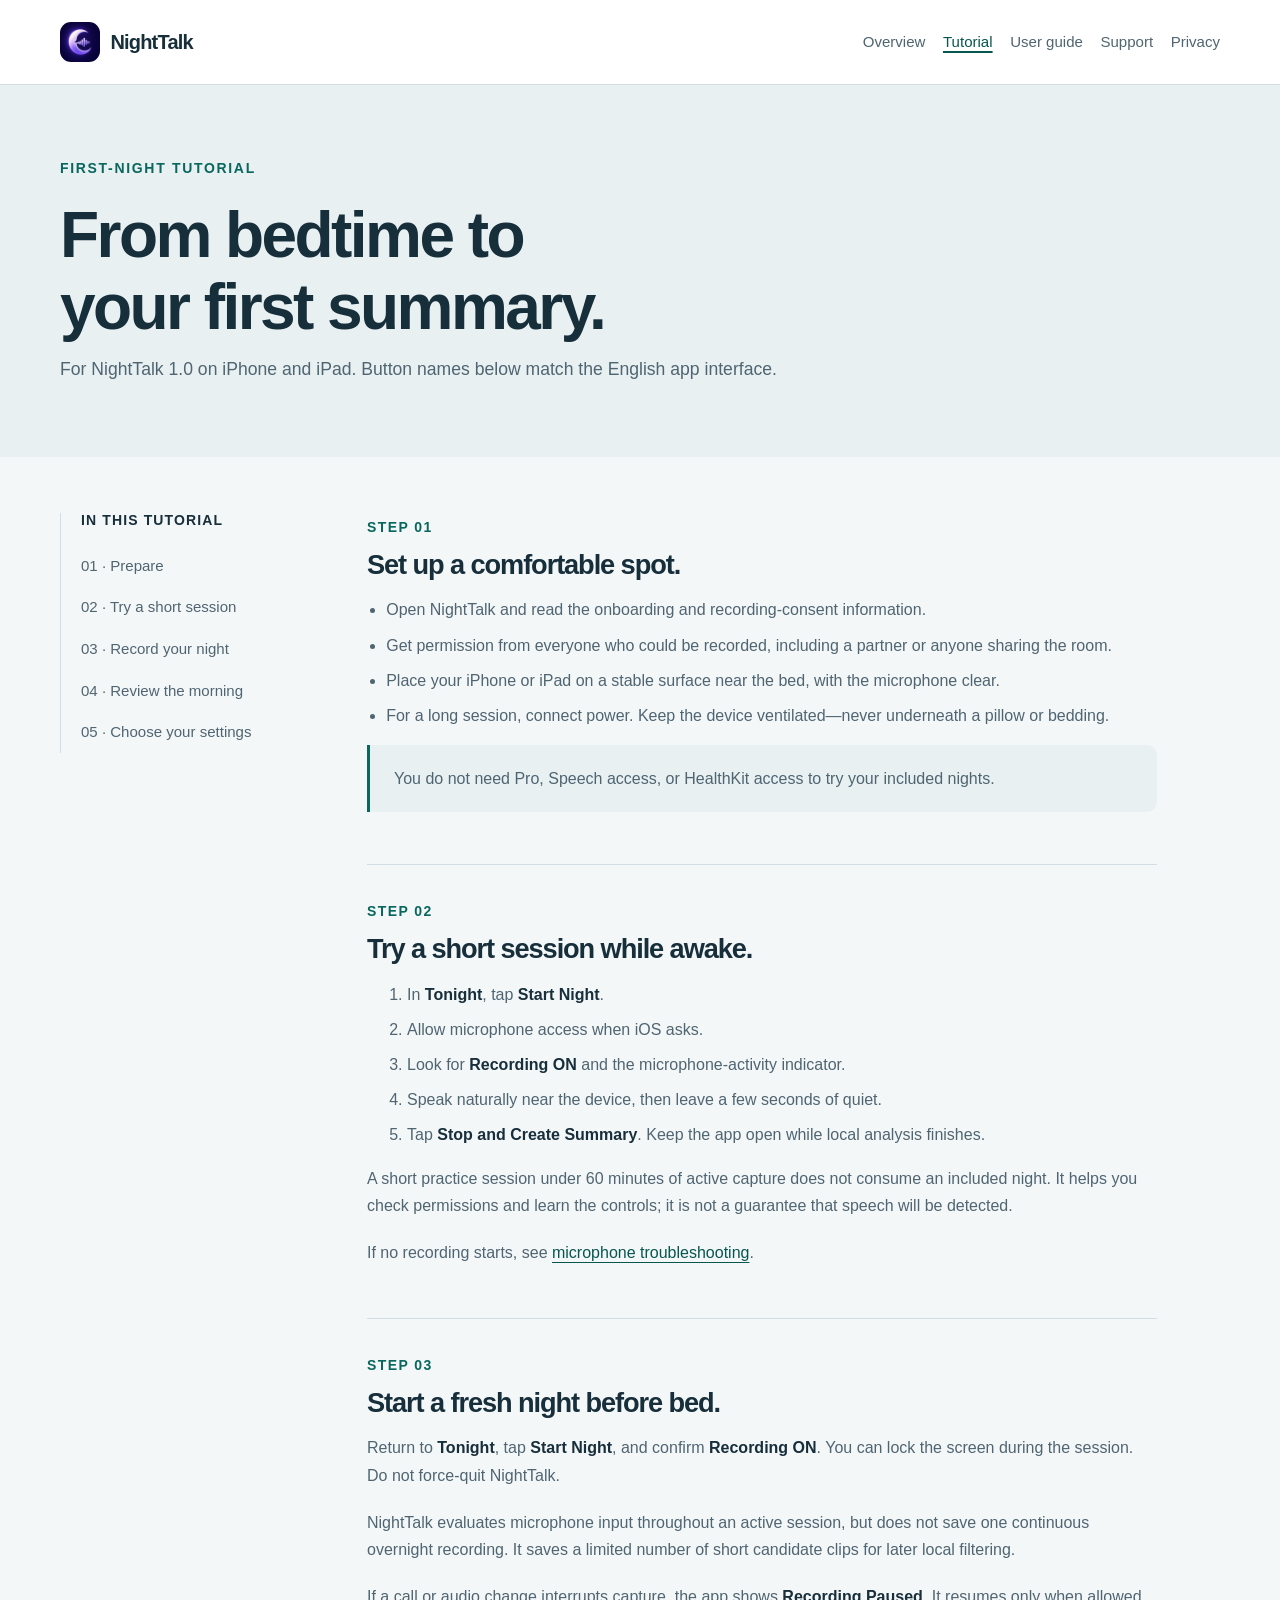
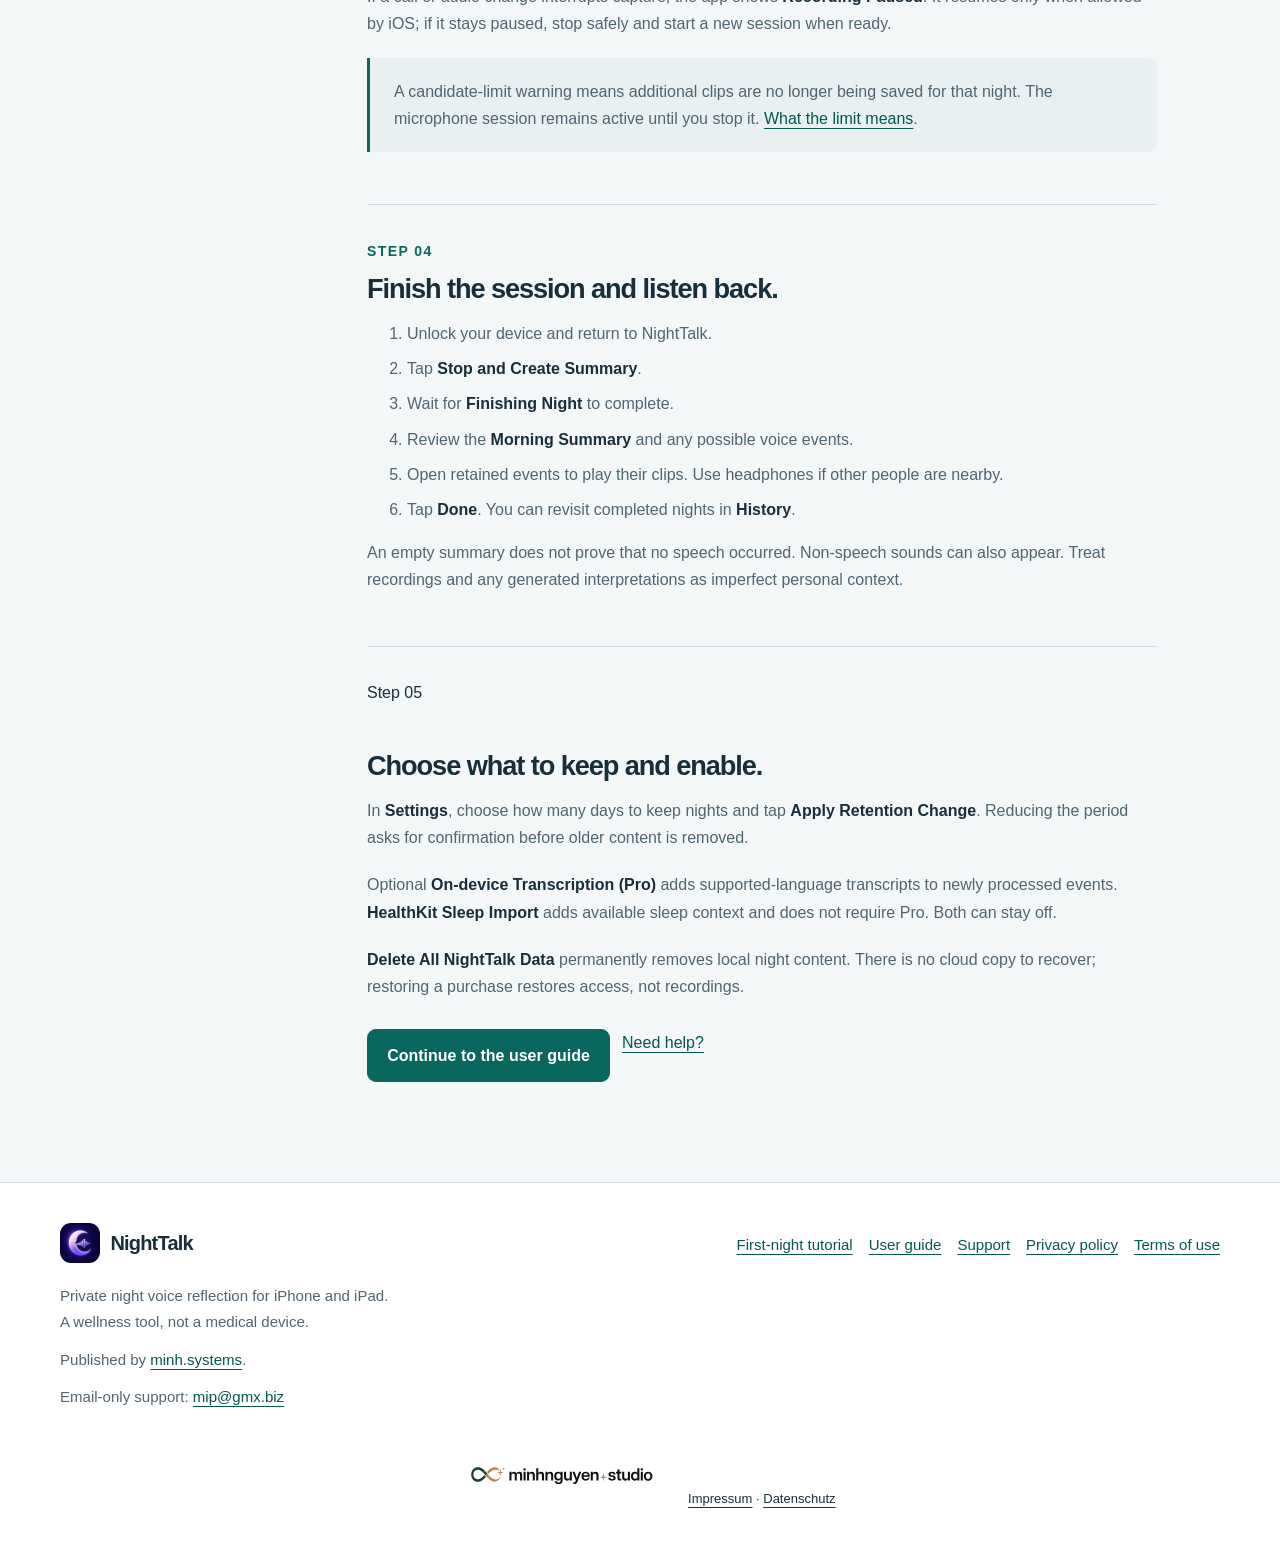
<file: tutorial.html>
<!doctype html>
<html lang="en"><head><meta charset="utf-8"><meta name="viewport" content="width=device-width, initial-scale=1"><meta name="description" content="A practical NightTalk tutorial: prepare your device, grant microphone access, start and stop recording, and review your morning summary."><meta name="color-scheme" content="light dark"><link rel="canonical" href="https://minh.systems/Nighttalk/tutorial.html"><link rel="icon" type="image/png" sizes="120x120" href="assets/favicon.png"><link rel="apple-touch-icon" sizes="180x180" href="assets/app-icon.png"><link rel="stylesheet" href="assets/styles.css"><title>Your first night, step by step — NightTalk</title></head>
<body><a class="skip-link" href="#main-content">Skip to content</a>
<header class="site-header"><nav class="nav shell" aria-label="Main navigation"><a class="brand" href="index.html" aria-label="NightTalk home"><img class="brand-icon" src="assets/app-icon.png" width="40" height="40" alt="">NightTalk</a><div class="nav-links"><a href="index.html">Overview</a><a href="tutorial.html" aria-current="page">Tutorial</a><a href="documentation.html">User guide</a><a href="support.html">Support</a><a href="privacy.html">Privacy</a></div></nav></header>
<main id="main-content"><section class="legal-hero"><div class="shell"><p class="eyebrow">First-night tutorial</p><h1>From bedtime to your first summary.</h1><p>For NightTalk 1.0 on iPhone and iPad. Button names below match the English app interface.</p></div></section>
<div class="shell docs-layout"><nav class="toc" aria-label="Tutorial steps"><h2>In this tutorial</h2><a href="#prepare">01 · Prepare</a><a href="#practice">02 · Try a short session</a><a href="#record">03 · Record your night</a><a href="#review">04 · Review the morning</a><a href="#controls">05 · Choose your settings</a></nav><article class="prose">
<section class="step" id="prepare"><span class="step-number">Step 01</span><h2>Set up a comfortable spot.</h2><ul class="checklist"><li>Open NightTalk and read the onboarding and recording-consent information.</li><li>Get permission from everyone who could be recorded, including a partner or anyone sharing the room.</li><li>Place your iPhone or iPad on a stable surface near the bed, with the microphone clear.</li><li>For a long session, connect power. Keep the device ventilated—never underneath a pillow or bedding.</li></ul><p class="notice">You do not need Pro, Speech access, or HealthKit access to try your included nights.</p></section>
<section class="step" id="practice"><span class="step-number">Step 02</span><h2>Try a short session while awake.</h2><ol><li>In <strong>Tonight</strong>, tap <strong>Start Night</strong>.</li><li>Allow microphone access when iOS asks.</li><li>Look for <strong>Recording ON</strong> and the microphone-activity indicator.</li><li>Speak naturally near the device, then leave a few seconds of quiet.</li><li>Tap <strong>Stop and Create Summary</strong>. Keep the app open while local analysis finishes.</li></ol><p>A short practice session under 60 minutes of active capture does not consume an included night. It helps you check permissions and learn the controls; it is not a guarantee that speech will be detected.</p><p>If no recording starts, see <a href="support.html#microphone">microphone troubleshooting</a>.</p></section>
<section class="step" id="record"><span class="step-number">Step 03</span><h2>Start a fresh night before bed.</h2><p>Return to <strong>Tonight</strong>, tap <strong>Start Night</strong>, and confirm <strong>Recording ON</strong>. You can lock the screen during the session. Do not force-quit NightTalk.</p><p>NightTalk evaluates microphone input throughout an active session, but does not save one continuous overnight recording. It saves a limited number of short candidate clips for later local filtering.</p><p>If a call or audio change interrupts capture, the app shows <strong>Recording Paused</strong>. It resumes only when allowed by iOS; if it stays paused, stop safely and start a new session when ready.</p><p class="notice">A candidate-limit warning means additional clips are no longer being saved for that night. The microphone session remains active until you stop it. <a href="support.html#capture-limit">What the limit means</a>.</p></section>
<section class="step" id="review"><span class="step-number">Step 04</span><h2>Finish the session and listen back.</h2><ol><li>Unlock your device and return to NightTalk.</li><li>Tap <strong>Stop and Create Summary</strong>.</li><li>Wait for <strong>Finishing Night</strong> to complete.</li><li>Review the <strong>Morning Summary</strong> and any possible voice events.</li><li>Open retained events to play their clips. Use headphones if other people are nearby.</li><li>Tap <strong>Done</strong>. You can revisit completed nights in <strong>History</strong>.</li></ol><p>An empty summary does not prove that no speech occurred. Non-speech sounds can also appear. Treat recordings and any generated interpretations as imperfect personal context.</p></section>
<section id="controls"><span class="step-number">Step 05</span><h2>Choose what to keep and enable.</h2><p>In <strong>Settings</strong>, choose how many days to keep nights and tap <strong>Apply Retention Change</strong>. Reducing the period asks for confirmation before older content is removed.</p><p>Optional <strong>On-device Transcription (Pro)</strong> adds supported-language transcripts to newly processed events. <strong>HealthKit Sleep Import</strong> adds available sleep context and does not require Pro. Both can stay off.</p><p><strong>Delete All NightTalk Data</strong> permanently removes local night content. There is no cloud copy to recover; restoring a purchase restores access, not recordings.</p><div class="hero-actions"><a class="button" href="documentation.html">Continue to the user guide</a><a href="support.html">Need help?</a></div></section>
</article></div></main>
<footer class="site-footer"><div class="shell footer-grid"><div><a class="brand" href="index.html"><img class="brand-icon" src="assets/app-icon.png" width="40" height="40" alt="">NightTalk</a><p>Private night voice reflection for iPhone and iPad.<br>A wellness tool, not a medical device.</p><p>Published by <a href="https://minh.systems/">minh.systems</a>.</p><p>Email-only support: <a href="mailto:mip@gmx.biz">mip@gmx.biz</a></p></div><nav class="footer-links" aria-label="Footer navigation"><a href="tutorial.html">First-night tutorial</a><a href="documentation.html">User guide</a><a href="support.html">Support</a><a href="privacy.html">Privacy policy</a><a href="terms.html">Terms of use</a></nav></div><!-- Minh Nguyen Studios -->
<div class="minh-studio" style="clear:both;margin:20px auto 0;text-align:center;font-size:13px;line-height:1.6">
<a href="https://minh.systems/" aria-label="Minh Nguyen Studios" style="display:inline-block"><picture><source srcset="assets/brand/wortmarke_auf-dunkel.svg" media="(prefers-color-scheme: dark)"><img src="assets/brand/wortmarke_auf-hell.svg" alt="Minh Nguyen Studios" width="240" height="56" style="display:block;margin:10px auto 6px;width:240px;max-width:80%;height:auto;border:0"></picture></a>
<a href="https://minh.systems/impressum/" style="color:inherit">Impressum</a> · <a href="https://minh.systems/datenschutz/" style="color:inherit">Datenschutz</a>
</div>
</footer>
</body></html>
</file>
<file: assets/styles.css>
:root{color-scheme:light dark;--ink:#172e3b;--muted:#4f6571;--paper:#f4f7f8;--surface:#fff;--soft:#e8f0f2;--line:#d1dee3;--accent:#09675e;--accent-ink:#07564f;--night:#0b242f;--mint:#a7ebd5;--radius:18px}
*{box-sizing:border-box}html{scroll-behavior:smooth;scroll-padding-top:110px}body{margin:0;background:var(--paper);color:var(--ink);font-family:-apple-system,BlinkMacSystemFont,"Segoe UI",sans-serif;font-size:1rem;line-height:1.7;overflow-wrap:break-word}a{color:var(--accent-ink);text-underline-offset:4px}a:hover{text-decoration-thickness:2px}a:focus-visible,summary:focus-visible{outline:3px solid #c97608;outline-offset:5px}h1,h2,h3{line-height:1.12;letter-spacing:-.04em;text-wrap:balance}h1{font-size:clamp(2.6rem,5.8vw,5.25rem);font-weight:650;margin:0;max-width:850px}h2{font-size:clamp(1.8rem,3.4vw,2.8rem);margin:0 0 1rem;font-weight:650}h3{font-size:1.25rem;margin:0 0 .65rem}p{margin:.75rem 0 1.25rem}.shell{width:min(1160px,calc(100% - 3rem));margin-inline:auto}.site-header{background:var(--surface);border-bottom:1px solid var(--line);position:sticky;top:0;z-index:10}.nav{display:flex;align-items:center;justify-content:space-between;gap:1.5rem;min-height:84px}.brand{display:inline-flex;align-items:center;gap:.65rem;font-size:1.25rem;font-weight:750;letter-spacing:-.04em;text-decoration:none;color:var(--ink)}.brand-mark{width:36px;height:36px;border-radius:11px;background:var(--night);color:var(--mint);display:grid;place-items:center;font-size:1.1rem}.nav-links{display:flex;flex-wrap:wrap;gap:.3rem 1.1rem}.nav-links a{font-size:.94rem;min-height:44px;display:inline-flex;align-items:center;color:var(--muted);text-decoration:none}.nav-links a[aria-current],.nav-links a:hover{color:var(--accent-ink);text-decoration:underline;text-decoration-thickness:2px}.skip-link{position:fixed;top:-100px;left:1rem;background:var(--surface);padding:.8rem;z-index:99}.skip-link:focus{top:1rem}.hero{background:var(--night);color:#f5fafb;padding:clamp(3rem,6vw,6rem) 0}.hero-grid{display:grid;grid-template-columns:minmax(0,1.45fr) minmax(0,.8fr);gap:5rem;align-items:center}.eyebrow{font-size:.875rem;text-transform:uppercase;letter-spacing:.12em;font-weight:750;color:var(--accent);margin:0 0 1.2rem}.hero .eyebrow{color:var(--mint)}.hero h1 em{font-family:Georgia,serif;font-weight:400;color:var(--mint)}.hero-copy{color:#c9dde4;font-size:1.18rem;max-width:630px;margin:1.6rem 0}.hero-actions{display:flex;flex-wrap:wrap;gap:.75rem;margin:1.8rem 0 1.25rem}.button{display:inline-flex;align-items:center;justify-content:center;min-height:48px;padding:.75rem 1.2rem;border:1px solid var(--accent);border-radius:9px;background:var(--accent);color:#fff;font-weight:700;text-decoration:none;text-align:center}.button:hover{filter:brightness(1.12);text-decoration:none}.hero .button{background:var(--mint);border-color:var(--mint);color:#0b302a}.hero .button-secondary{background:transparent;color:#f5fafb;border-color:#6b8c99}.microcopy{font-size:.9rem;color:var(--muted)}.hero .microcopy{color:#b3cbd5}.night-note{border-top:1px solid #47616e;border-bottom:1px solid #47616e;padding:1.8rem 0}.night-note h2{font-size:1.55rem;color:#fff}.night-note ol{list-style:none;padding:0;margin:1.5rem 0 0;counter-reset:night}.night-note li{counter-increment:night;display:grid;grid-template-columns:36px 1fr;gap:1rem;padding:1rem 0;border-top:1px solid #34515e}.night-note li:before{content:"0" counter(night);color:var(--mint);font-size:.875rem;font-weight:750}.night-note strong{display:block;color:#fff}.night-note span{color:#bed1d9;font-size:.94rem}.section{padding:clamp(3rem,6vw,5rem) 0}.section + .section{border-top:1px solid var(--line)}.section-intro{color:var(--muted);max-width:730px;font-size:1.1rem}.section-heading{display:flex;align-items:end;justify-content:space-between;gap:2rem}.grid-3,.pricing-grid{display:grid;grid-template-columns:repeat(3,minmax(0,1fr));gap:1.2rem;margin-top:2rem}.card,.price-card{background:var(--surface);border:1px solid var(--line);padding:1.8rem;border-radius:var(--radius)}.card p,.price-card p,.price-card ul{color:var(--muted)}.card p:last-child{margin-bottom:0}.card .eyebrow{margin-bottom:2rem}.card a{font-weight:700}.facts{display:grid;grid-template-columns:repeat(4,minmax(0,1fr));border-bottom:1px solid var(--line);gap:1.5rem;padding:2rem 0}.fact strong{display:block;font-size:1.05rem}.fact span{font-size:.93rem;color:var(--muted)}.pricing{background:var(--soft)}.price-label{font-size:.875rem;color:var(--muted);text-transform:uppercase;letter-spacing:.08em;font-weight:750}.price{font-size:1.9rem;letter-spacing:-.04em;font-weight:700;margin:.6rem 0}.price-card ul{padding-left:1.2rem}.featured{border-color:var(--accent)}.callout{padding:clamp(1.5rem,4vw,3rem);background:var(--soft);border-radius:var(--radius);display:flex;justify-content:space-between;align-items:center;gap:2rem}.callout p{max-width:700px;margin-bottom:0;color:var(--muted)}.callout .button{flex-shrink:0}.legal-hero{background:var(--soft);padding:clamp(2.6rem,6vw,4.5rem) 0}.legal-hero h1{font-size:clamp(2.5rem,5vw,4.2rem)}.legal-hero p:not(.eyebrow){max-width:740px;color:var(--muted);font-size:1.1rem;margin-bottom:0}.prose{width:min(820px,calc(100% - 3rem));margin:3rem auto 5rem}.prose h2{font-size:1.7rem;margin-top:2.8rem;scroll-margin-top:1rem}.prose h3{margin-top:1.7rem}.prose p,.prose li{color:var(--muted)}.prose li{margin-bottom:.5rem}.prose strong{color:var(--ink)}.notice{padding:1.25rem 1.5rem;border-left:3px solid var(--accent);background:var(--soft);border-radius:0 10px 10px 0}.docs-layout{display:grid;grid-template-columns:235px minmax(0,1fr);gap:4.5rem;align-items:start;padding:3.5rem 0 5rem}.docs-layout .prose{width:100%;margin:0;max-width:790px}.docs-layout .prose h2:first-child{margin-top:0}.toc{position:sticky;top:116px;border-left:1px solid var(--line);padding-left:1.25rem}.toc h2{font-size:.875rem;text-transform:uppercase;letter-spacing:.08em}.toc a{display:block;padding:.5rem 0;text-decoration:none;color:var(--muted);font-size:.94rem}.toc a:hover{color:var(--accent-ink);text-decoration:underline}.step{padding:0 0 2rem;margin-bottom:2rem;border-bottom:1px solid var(--line)}.step .step-number{font-size:.875rem;letter-spacing:.1em;font-weight:750;color:var(--accent);text-transform:uppercase}.step h2{margin-top:.6rem}.checklist{padding-left:1.2rem}.support-grid{display:grid;grid-template-columns:1.15fr .85fr;gap:3rem;align-items:start}.support-box{padding:2rem;background:var(--soft);border-radius:var(--radius)}.support-box h3{margin-top:0}.support-box p,.support-box li{color:var(--muted)}.email-address{font-size:clamp(1.5rem,4vw,2.4rem);font-weight:650;letter-spacing:-.04em}.faq{margin-top:2rem;max-width:900px}details{border-top:1px solid var(--line);padding:1.1rem 0}details:last-child{border-bottom:1px solid var(--line)}summary{cursor:pointer;font-size:1.1rem;font-weight:650;padding:.4rem 1rem .4rem 0}details p{color:var(--muted);max-width:790px;padding-right:1rem}details a{font-weight:600}.site-footer{border-top:1px solid var(--line);padding:2.5rem 0;background:var(--surface)}.footer-grid{display:grid;grid-template-columns:1fr 1fr;gap:3rem}.footer-grid p{color:var(--muted);font-size:.94rem;max-width:480px;margin:.75rem 0}.footer-links{display:flex;align-content:start;justify-content:flex-end;gap:.4rem 1rem;flex-wrap:wrap}.footer-links a{font-size:.94rem;min-height:44px;display:inline-flex;align-items:center}
@media(prefers-color-scheme:dark){:root{--ink:#e6f0f4;--muted:#aec2cc;--paper:#0d202b;--surface:#122b37;--soft:#173442;--line:#35525f;--accent:#8cdfc8;--accent-ink:#a7ebd5}.button{background:#a7ebd5;color:#0b302a;border-color:#a7ebd5}.hero{background:#081c25}.brand-mark{background:#244b55}.hero .button-secondary{color:#f5fafb}.night-note{border-color:#47616e}}
@media(max-width:900px){.hero-grid{gap:2.5rem;grid-template-columns:1.3fr 1fr}.docs-layout{gap:2rem;grid-template-columns:190px 1fr}.grid-3,.pricing-grid{gap:.75rem}.card,.price-card{padding:1.3rem}.nav-links{gap:.1rem .7rem}}
@media(max-width:700px){html{scroll-padding-top:1rem}.shell,.prose{width:calc(100% - 2rem)}.site-header{position:static}.nav{align-items:flex-start;flex-direction:column;gap:.5rem;padding:1rem 0 .5rem}.nav-links{gap:0 1rem}.hero-grid,.support-grid,.docs-layout,.footer-grid{grid-template-columns:1fr}.hero-grid{gap:2rem}.hero{padding:3rem 0}.night-note{margin-top:.5rem}.night-note ol{margin-top:1rem}.grid-3,.pricing-grid{grid-template-columns:1fr}.facts{grid-template-columns:1fr 1fr;gap:1.4rem}.card{padding:1.5rem}.card .eyebrow{margin-bottom:1rem}.callout,.section-heading{align-items:flex-start;flex-direction:column;gap:1.25rem}.docs-layout{padding-top:2rem}.toc{position:static;display:flex;flex-wrap:wrap;gap:.25rem 1rem;border-left:0;border-bottom:1px solid var(--line);padding:0 0 1.5rem}.toc h2{width:100%;margin-bottom:.25rem}.footer-grid{gap:1rem}.footer-links{justify-content:flex-start}.prose h2{scroll-margin-top:0}}
@media(prefers-reduced-motion:reduce){html{scroll-behavior:auto}*{transition:none!important}}
@media print{.site-header,.site-footer,.toc,.hero-actions{display:none}.hero,.legal-hero{background:none;color:#000}.docs-layout{display:block}.prose,.shell{width:100%;max-width:none}.prose p,.prose li{color:#000}details{break-inside:avoid}}

/* Original app artwork; fixed dimensions prevent layout shift. */
.brand-icon{display:block;width:40px;height:40px;object-fit:contain;border-radius:11px;flex-shrink:0}
</file>
